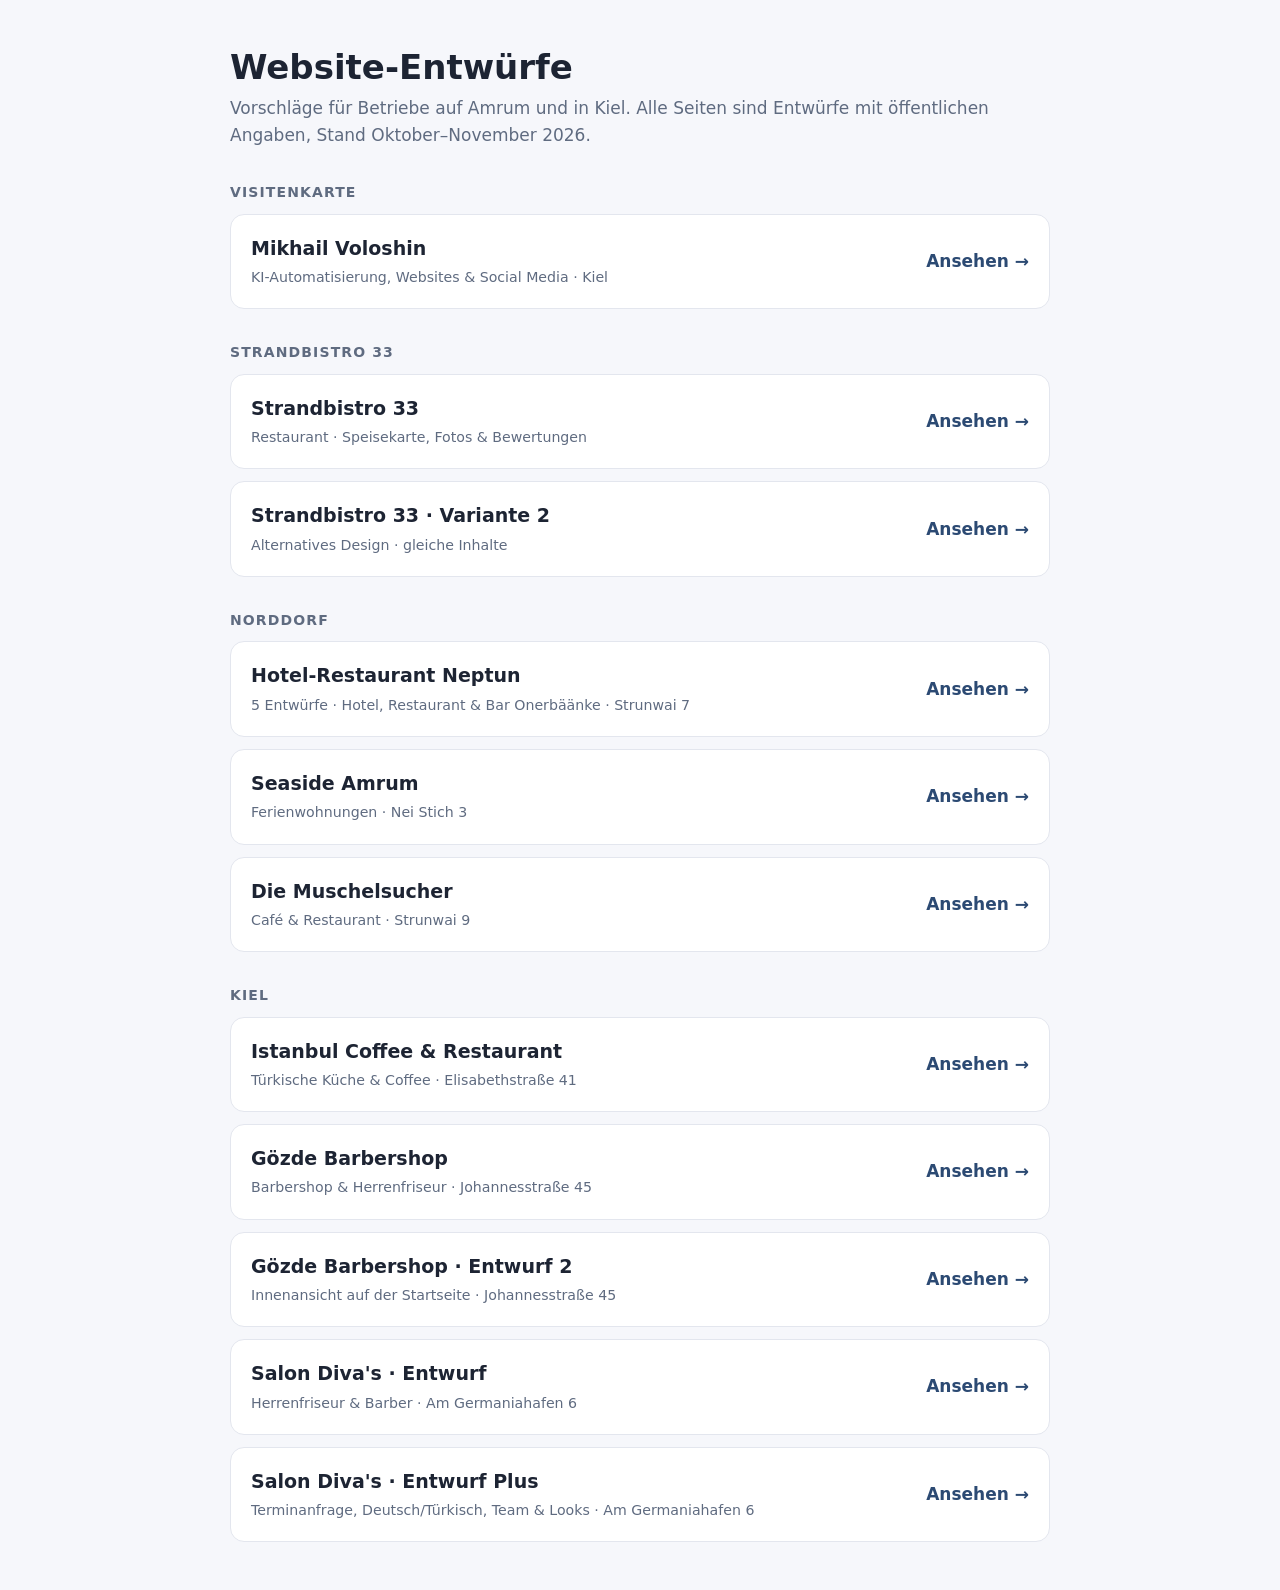
<file: index.html>
<!doctype html>
<html lang="de">
<head>
<meta charset="utf-8">
<meta name="viewport" content="width=device-width, initial-scale=1">
<meta name="robots" content="noindex, nofollow">
<title>Website-Entwürfe</title>
<style>
:root{--ink:#1d2433;--muted:#5f6b80;--line:#e3e6ee;--bg:#f6f7fb;--accent:#2c4a73}
*{box-sizing:border-box}
body{margin:0;font:17px/1.6 "Segoe UI",system-ui,-apple-system,Roboto,sans-serif;color:var(--ink);background:var(--bg)}
main{max-width:860px;margin:auto;padding:48px 20px}
h1{font-size:34px;line-height:1.15;margin:0 0 8px}
h2{font-size:14px;letter-spacing:.08em;text-transform:uppercase;color:var(--muted);margin:32px 0 10px}
p{color:var(--muted);margin:0 0 28px}
ul{list-style:none;padding:0;margin:0;display:grid;gap:12px}
a{display:flex;justify-content:space-between;align-items:center;gap:12px;background:#fff;border:1px solid var(--line);border-radius:14px;padding:18px 20px;text-decoration:none;color:inherit}
a:hover{border-color:var(--accent)}
b{display:block;font-size:19px}
small{color:var(--muted)}
span.go{color:var(--accent);font-weight:600;white-space:nowrap}
</style>
</head>
<body>
<main>
<h1>Website-Entwürfe</h1>
<p>Vorschläge für Betriebe auf Amrum und in Kiel. Alle Seiten sind Entwürfe mit öffentlichen Angaben, Stand Oktober–November 2026.</p>
<h2>Visitenkarte</h2>
<ul>
 <li><a href="mikhail/"><div><b>Mikhail Voloshin</b><small>KI-Automatisierung, Websites &amp; Social Media · Kiel</small></div><span class="go">Ansehen →</span></a></li>
</ul>
<h2>Strandbistro 33</h2>
<ul>
 <li><a href="strandbistro-33/"><div><b>Strandbistro 33</b><small>Restaurant · Speisekarte, Fotos &amp; Bewertungen</small></div><span class="go">Ansehen →</span></a></li>
 <li><a href="strandbistro-33/v2/"><div><b>Strandbistro 33 · Variante 2</b><small>Alternatives Design · gleiche Inhalte</small></div><span class="go">Ansehen →</span></a></li>
</ul>
<h2>Norddorf</h2>
<ul>
 <li><a href="neptun/"><div><b>Hotel-Restaurant Neptun</b><small>5 Entwürfe · Hotel, Restaurant &amp; Bar Onerbäänke · Strunwai 7</small></div><span class="go">Ansehen →</span></a></li>
 <li><a href="seaside-amrum/"><div><b>Seaside Amrum</b><small>Ferienwohnungen · Nei Stich 3</small></div><span class="go">Ansehen →</span></a></li>
 <li><a href="die-muschelsucher/"><div><b>Die Muschelsucher</b><small>Café &amp; Restaurant · Strunwai 9</small></div><span class="go">Ansehen →</span></a></li>
</ul>
<h2>Kiel</h2>
<ul>
 <li><a href="istanbul-coffee/"><div><b>Istanbul Coffee &amp; Restaurant</b><small>Türkische Küche &amp; Coffee · Elisabethstraße 41</small></div><span class="go">Ansehen →</span></a></li>
 <li><a href="goezde-barbershop/"><div><b>Gözde Barbershop</b><small>Barbershop &amp; Herrenfriseur · Johannesstraße 45</small></div><span class="go">Ansehen →</span></a></li>
 <li><a href="goezde-barbershop/v2/"><div><b>Gözde Barbershop · Entwurf 2</b><small>Innenansicht auf der Startseite · Johannesstraße 45</small></div><span class="go">Ansehen →</span></a></li>
 <li><a href="salon-divas/"><div><b>Salon Diva's · Entwurf</b><small>Herrenfriseur &amp; Barber · Am Germaniahafen 6</small></div><span class="go">Ansehen →</span></a></li>
 <li><a href="salon-divas/plus/"><div><b>Salon Diva's · Entwurf Plus</b><small>Terminanfrage, Deutsch/Türkisch, Team &amp; Looks · Am Germaniahafen 6</small></div><span class="go">Ansehen →</span></a></li>
</ul>
</main>
</body>
</html>
</file>
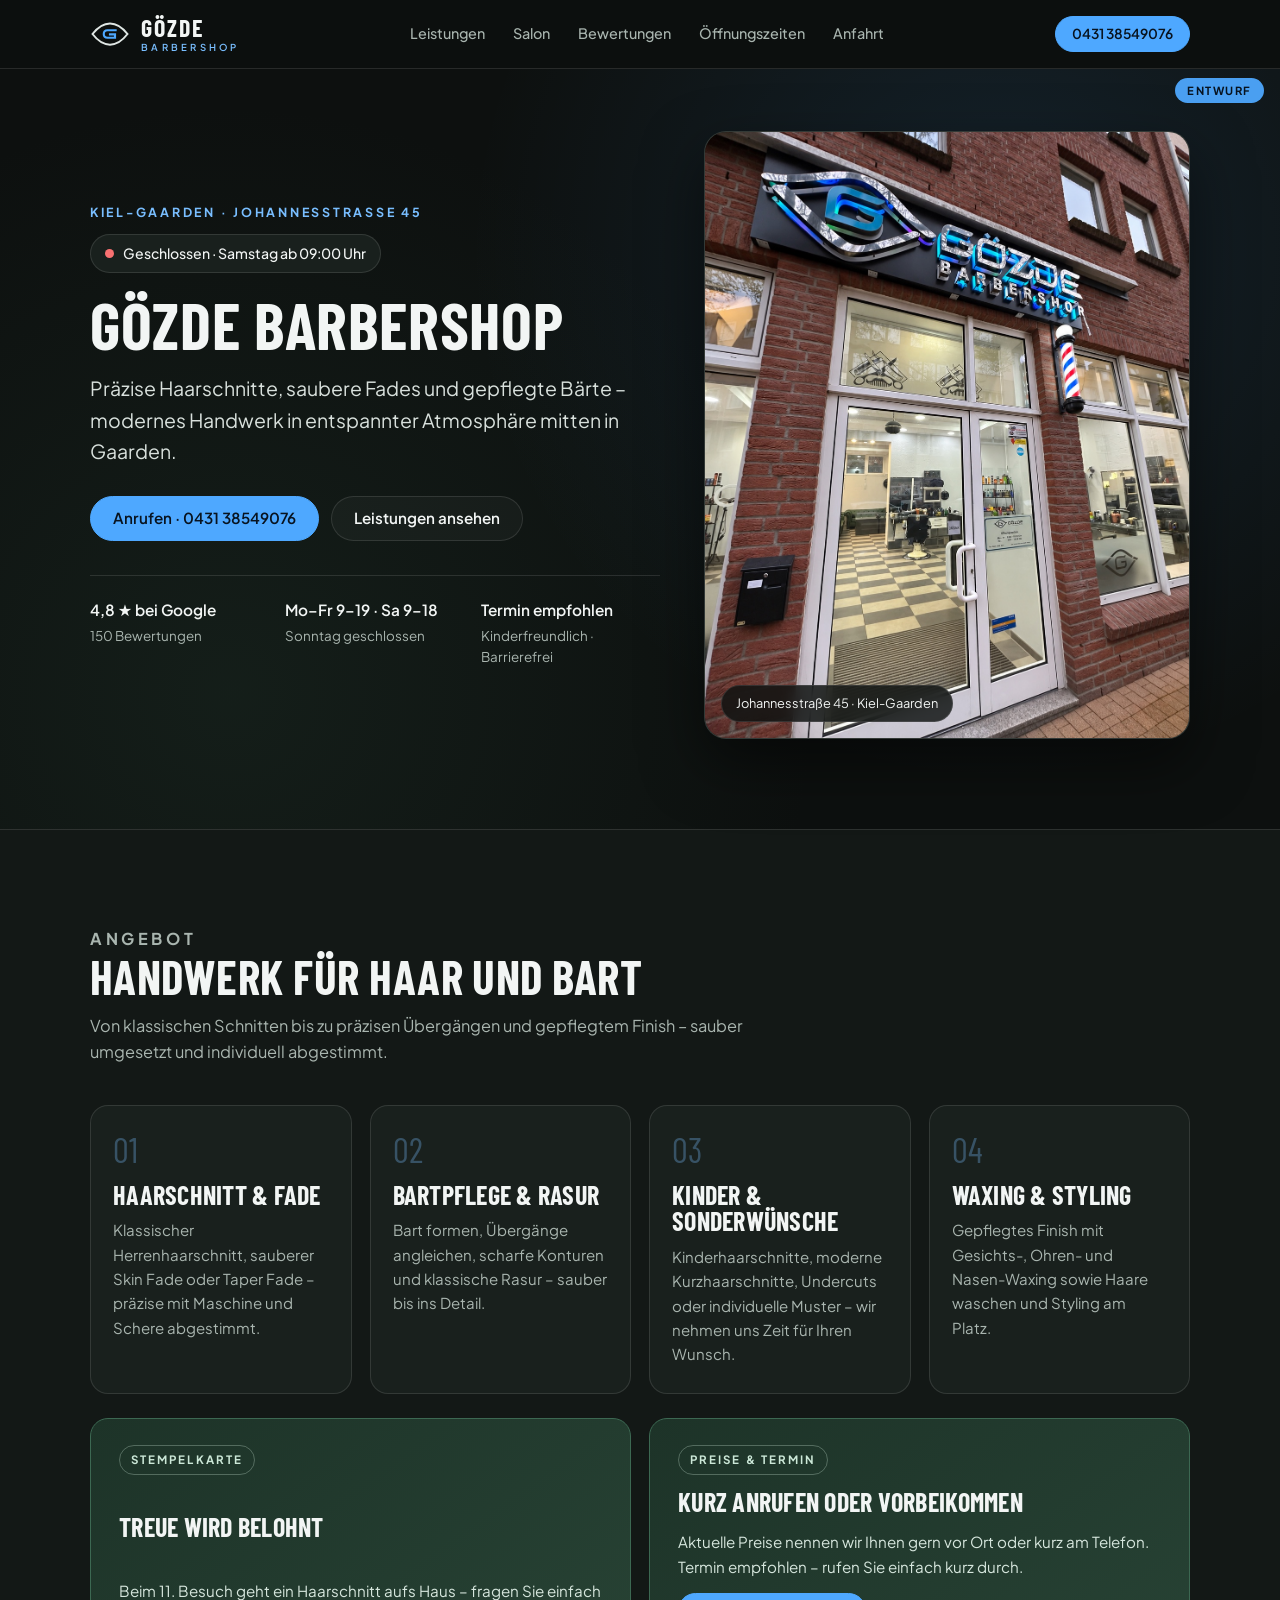
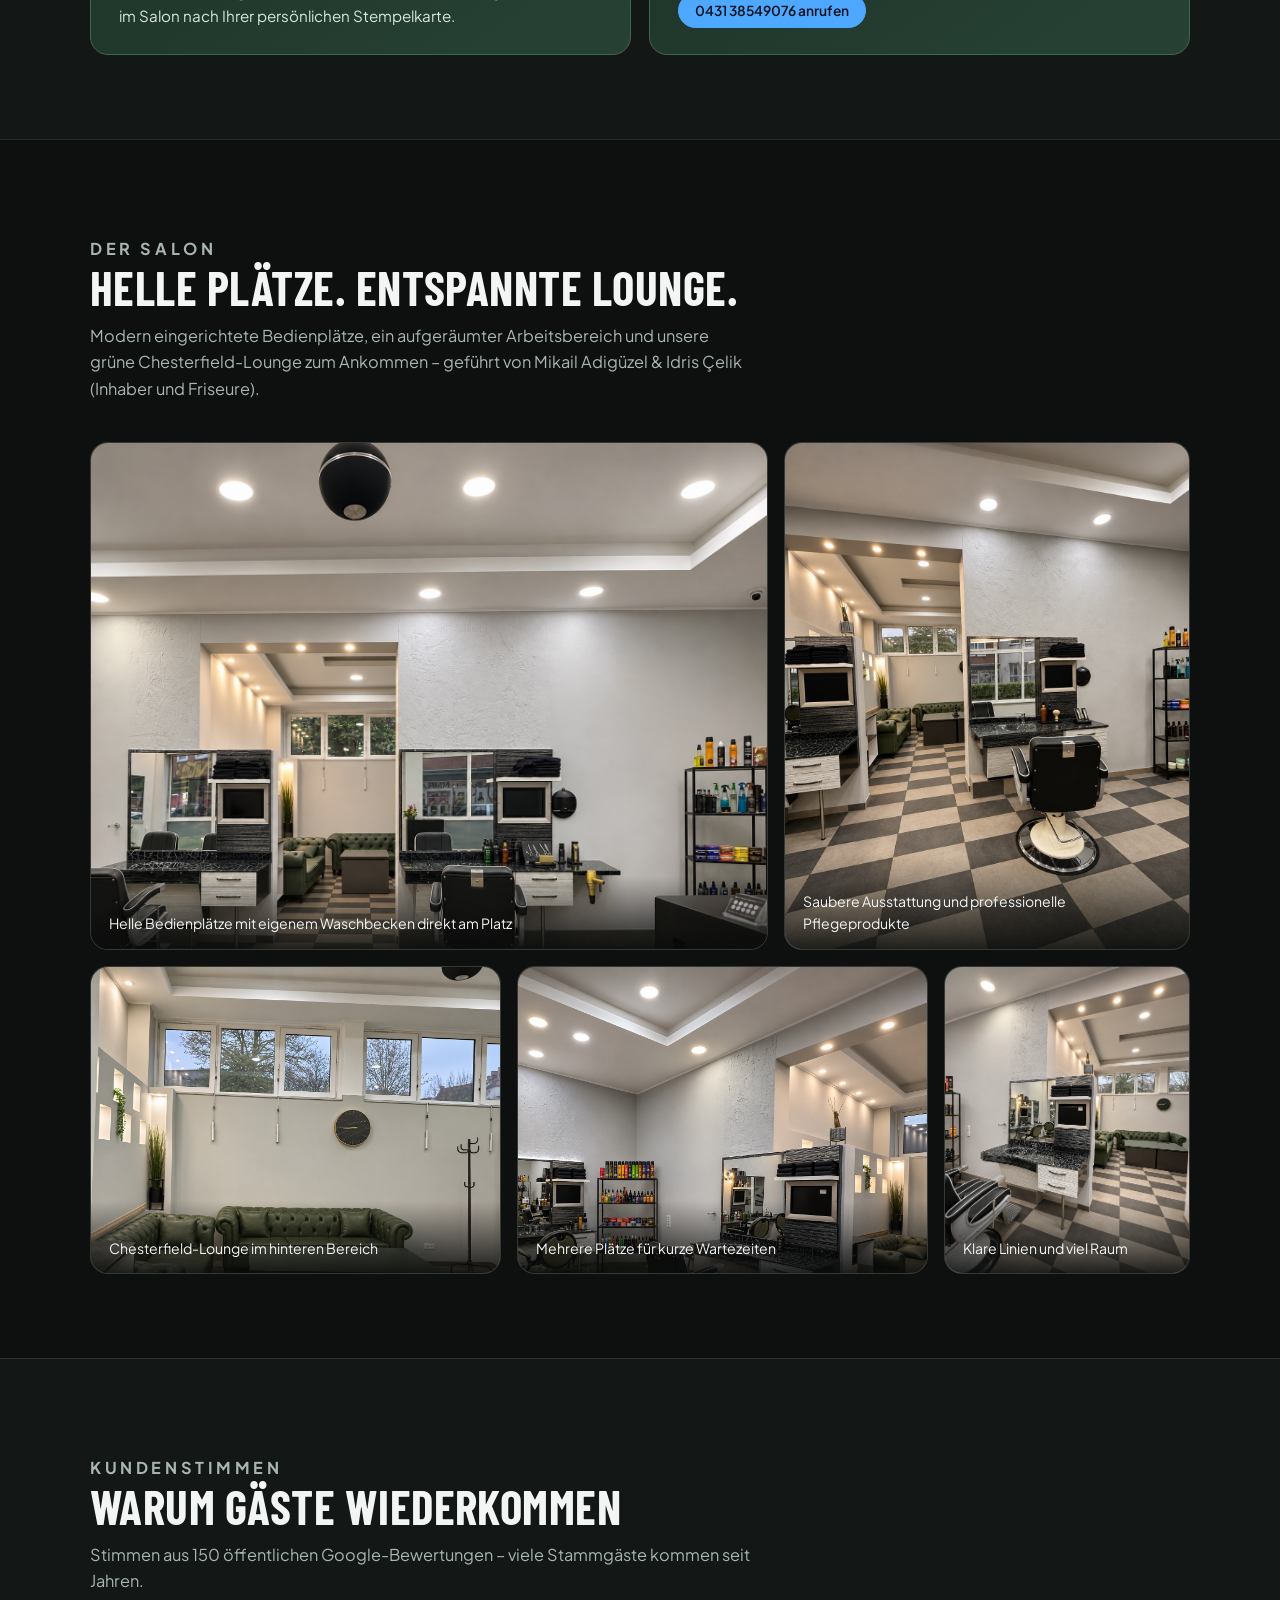
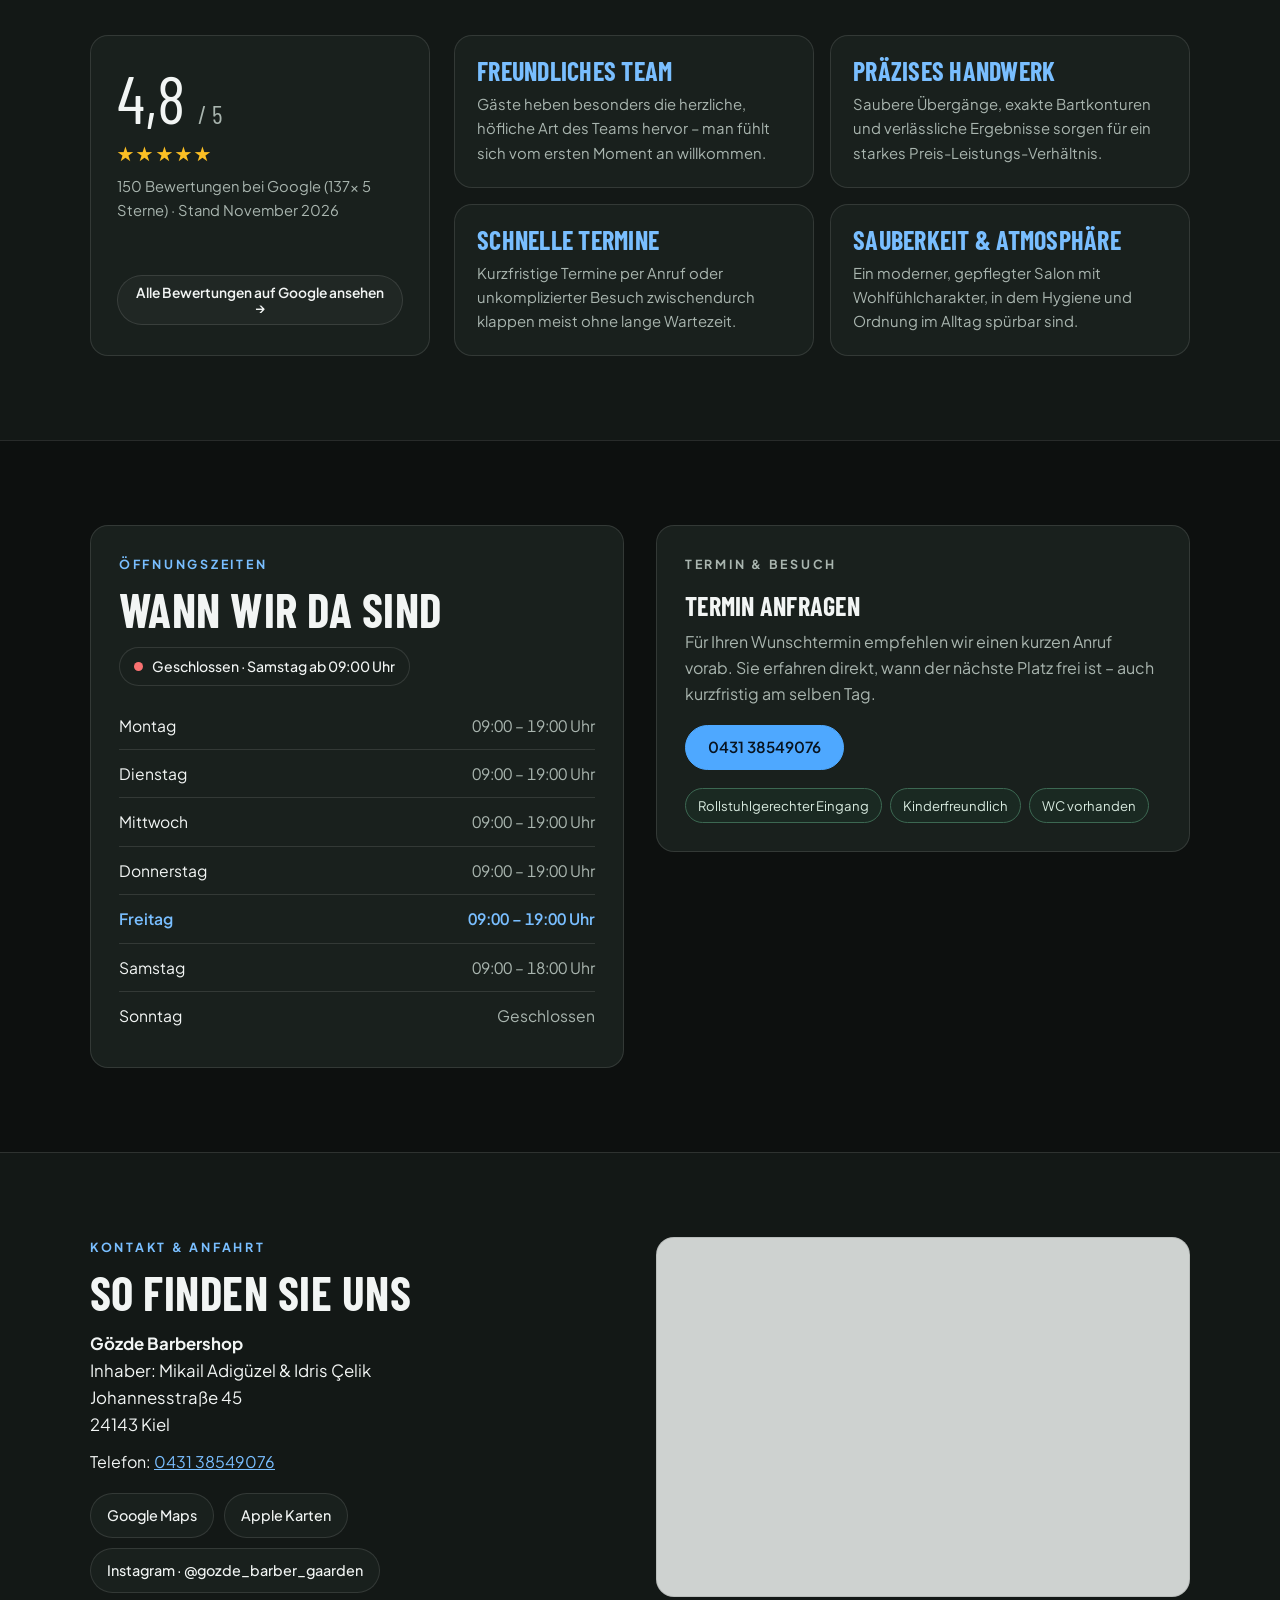
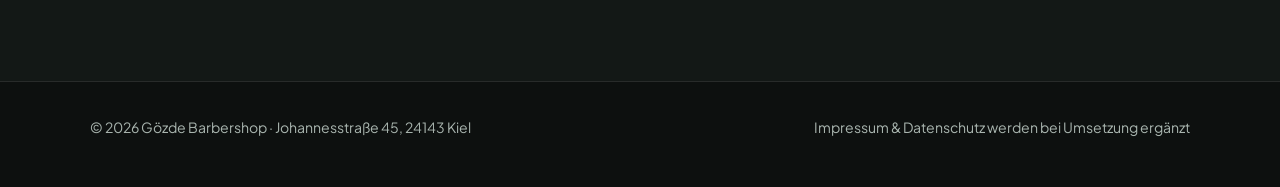
<file: goezde-barbershop/index.html>
<!doctype html>
<html lang="de">
<head>
<meta charset="utf-8">
<meta name="viewport" content="width=device-width, initial-scale=1, viewport-fit=cover">
<title>Gözde Barbershop · Kiel-Gaarden</title>
<meta name="description" content="Gözde Barbershop in Kiel-Gaarden, Johannesstraße 45: Haarschnitte, Skin Fades, Bartpflege, Kinderhaarschnitte und Waxing. Mo–Fr 9–19 Uhr, Sa 9–18 Uhr.">
<meta name="robots" content="noindex, nofollow">
<meta name="theme-color" content="#0d100f">
<link rel="preconnect" href="https://fonts.googleapis.com">
<link rel="preconnect" href="https://fonts.gstatic.com" crossorigin>
<link href="https://fonts.googleapis.com/css2?family=Barlow+Condensed:wght@600;700&family=Plus+Jakarta+Sans:wght@400;500;600;700&display=swap" rel="stylesheet">
<style>
:root{
  --bg:#0d100f;
  --bg-alt:#131816;
  --card:#19201d;
  --lounge:#1d3328;
  --lounge-2:#274234;
  --lounge-line:#3c6852;
  --line:rgba(232,238,235,.12);
  --text:#f2f5f4;
  --muted:#a9b5af;
  --blue:#4ea8ff;
  --blue-light:#79beff;
  --blue-ink:#08131f;
  --open:#4ade80;
  --closed:#f87171;
  --display:"Barlow Condensed","Arial Narrow",system-ui,sans-serif;
  --sans:"Plus Jakarta Sans",system-ui,-apple-system,"Segoe UI",sans-serif;
  --radius:18px;
}

*,*::before,*::after{box-sizing:border-box}
html{scroll-behavior:smooth}
body{
  margin:0;
  background:var(--bg);
  color:var(--text);
  font:400 1rem/1.62 var(--sans);
  -webkit-font-smoothing:antialiased;
}
img{display:block;max-width:100%;height:auto}
a{color:var(--blue-light)}
:focus-visible{outline:2px solid var(--blue-light);outline-offset:3px}

.wrap{max-inline-size:1140px;margin-inline:auto;padding-inline:20px}

.draft-badge{
  position:fixed;
  inset-block-start:78px;
  inset-inline-end:16px;
  z-index:15;
  background:rgba(78,168,255,.94);
  color:var(--blue-ink);
  font:700 .7rem/1 var(--sans);
  letter-spacing:.14em;
  text-transform:uppercase;
  padding:7px 12px;
  border-radius:999px;
  pointer-events:none;
}

/* Header & Responsive Navigation */
.site-header{
  position:sticky;
  inset-block-start:0;
  z-index:20;
  background:rgba(13,16,15,.9);
  backdrop-filter:blur(12px);
  border-block-end:1px solid var(--line);
}
.site-header.is-measuring *{transition:none !important}
.header-inner{
  max-inline-size:1140px;
  margin-inline:auto;
  padding-inline:20px;
  min-block-size:68px;
  display:flex;
  align-items:center;
  justify-content:space-between;
  gap:20px;
}
.header-inner > *{flex-shrink:0;white-space:nowrap}

.brand{
  display:inline-flex;
  align-items:center;
  gap:11px;
  text-decoration:none;
  color:var(--text);
}
.brand-mark{inline-size:40px;block-size:26px;flex:none}
.brand-word{display:flex;flex-direction:column;line-height:1}
.brand-word strong{
  font-family:var(--display);
  font-size:1.5rem;
  font-weight:700;
  letter-spacing:.08em;
  text-transform:uppercase;
}
.brand-word span{
  font-size:.6rem;
  font-weight:600;
  letter-spacing:.34em;
  text-transform:uppercase;
  color:var(--blue-light);
  margin-block-start:3px;
}

.site-nav{display:flex;align-items:center}
.menu-button{
  anchor-name:--menu-button;
  display:inline-flex;
  align-items:center;
  gap:8px;
  padding:9px 15px;
  border-radius:999px;
  border:1px solid var(--line);
  background:var(--card);
  color:var(--text);
  font:600 .88rem/1 var(--sans);
  cursor:pointer;
}
.menu-button:hover{border-color:var(--blue)}
.menu-icon{inline-size:18px;block-size:18px}

.site-menu{
  list-style:none;
  margin:0;
  padding:10px;
  position:fixed;
  inset:auto;
  inset-block-start:4.5rem;
  inset-block-start:anchor(--menu-button bottom);
  inset-inline-end:1rem;
  inline-size:min(82dvw,20rem);
  max-inline-size:calc(100dvw - 2rem);
  block-size:fit-content;
  max-block-size:calc(100dvh - 6rem);
  margin-block-start:.5rem;
  overflow:auto;
  background:var(--card);
  color:var(--text);
  border:1px solid var(--line);
  border-radius:16px;
  box-shadow:0 20px 50px rgba(0,0,0,.55);
  gap:4px;
}
.site-menu::backdrop{background:rgba(7,9,8,.55)}
.site-header:not(.is-wide) .site-menu:not(:is(:popover-open,.\:popover-open)){display:none}
.site-header:not(.is-wide) .site-menu:is(:popover-open,.\:popover-open){display:grid}
.site-menu a{
  display:block;
  padding:11px 14px;
  border-radius:10px;
  text-decoration:none;
  color:var(--muted);
  font-size:.95rem;
  font-weight:500;
}
.site-menu a:hover{color:var(--text);background:rgba(255,255,255,.05)}

.header-cta{display:none}
.site-header:not(.is-wide) .header-cta{display:none}

.site-header.is-wide .menu-button{display:none}
.site-header.is-wide .site-menu{
  position:static;
  display:flex;
  align-items:center;
  gap:4px;
  inline-size:auto;
  max-inline-size:none;
  block-size:auto;
  max-block-size:none;
  overflow:visible;
  margin:0;
  padding:0;
  border:0;
  background:transparent;
  box-shadow:none;
  opacity:1;
  transform:none;
}
.site-header.is-wide .site-menu::backdrop{display:none}
.site-header.is-wide .site-menu a{padding:8px 12px;font-size:.9rem}
.site-header.is-wide .header-cta{display:inline-flex}

/* Buttons & Badges */
.btn{
  display:inline-flex;
  align-items:center;
  justify-content:center;
  gap:8px;
  padding:13px 22px;
  border-radius:999px;
  font:600 .95rem/1.1 var(--sans);
  text-decoration:none;
  border:1px solid transparent;
  cursor:pointer;
  text-align:center;
}
.btn.primary{background:var(--blue);color:var(--blue-ink);border-color:var(--blue)}
.btn.primary:hover{background:var(--blue-light);border-color:var(--blue-light)}
.btn.ghost{background:rgba(255,255,255,.03);color:var(--text);border-color:var(--line)}
.btn.ghost:hover{border-color:var(--blue-light)}
.btn.sm{padding:9px 16px;font-size:.86rem}

.status-pill{
  display:inline-flex;
  align-items:center;
  gap:9px;
  padding:7px 14px;
  border-radius:999px;
  background:var(--card);
  border:1px solid var(--line);
  font-size:.88rem;
  font-weight:500;
  color:var(--text);
}
.status-pill i{
  inline-size:9px;
  block-size:9px;
  border-radius:50%;
  background:#6b7280;
  flex:none;
}
.status-pill.open i{background:var(--open);box-shadow:0 0 10px rgba(74,222,128,.65)}
.status-pill.closed i{background:var(--closed)}

/* Typography */
h1,h2,h3{
  font-family:var(--display);
  font-weight:700;
  line-height:1.02;
  letter-spacing:.01em;
  margin:0;
}
h1{font-size:clamp(2.4rem,1.5rem + 3.2vw,4.8rem);text-transform:uppercase}
h2{font-size:clamp(1.85rem,1.35rem + 2vw,3.25rem);text-transform:uppercase}
h3{font-size:clamp(1.3rem,1.15rem + .6vw,1.65rem)}
.eyebrow{
  color:var(--blue-light);
  font-size:.78rem;
  font-weight:700;
  letter-spacing:.22em;
  text-transform:uppercase;
  margin:0 0 10px;
}

/* Sections */
section{padding-block:84px;border-block-start:1px solid var(--line)}
section.alt{background:var(--bg-alt)}
.sec-head{max-inline-size:660px;margin-block-end:40px}
.sec-head p{color:var(--muted);margin:12px 0 0;font-size:1.02rem}

/* Hero */
.hero{
  border-block-start:0;
  padding-block:44px 72px;
  min-block-size:calc(92dvh - 68px);
  display:flex;
  align-items:center;
  background:radial-gradient(circle at 78% 24%,rgba(78,168,255,.12),transparent 46%),
             radial-gradient(circle at 18% 82%,rgba(39,66,52,.28),transparent 48%),
             var(--bg);
}
.hero-grid{
  display:grid;
  grid-template-columns:1.08fr .92fr;
  gap:44px;
  align-items:center;
}
.hero-meta{display:flex;flex-wrap:wrap;align-items:center;gap:12px;margin-block-end:18px}
.hero-meta .eyebrow{margin:0}
.hero h1{margin-block-end:16px}
.hero-lead{
  font-size:clamp(1.02rem,.96rem + .35vw,1.22rem);
  color:#d8e0dc;
  max-inline-size:540px;
  margin:0 0 28px;
}
.hero-ctas{display:flex;flex-wrap:wrap;gap:12px}
.hero-facts{
  margin-block-start:34px;
  padding-block-start:22px;
  border-block-start:1px solid var(--line);
  display:grid;
  grid-template-columns:repeat(3,minmax(0,1fr));
  gap:16px;
}
.fact-item b{display:block;font-size:.96rem;color:var(--text);font-weight:600}
.fact-item span{display:block;font-size:.84rem;color:var(--muted);margin-block-start:2px}

.hero-media{
  position:relative;
  margin:0;
  border-radius:22px;
  overflow:hidden;
  aspect-ratio:4 / 5;
  background:var(--card);
  border:1px solid var(--line);
  box-shadow:0 24px 60px rgba(0,0,0,.5);
}
.hero-media img{inline-size:100%;block-size:100%;object-fit:cover}
.hero-media figcaption{
  position:absolute;
  inset-inline-start:16px;
  inset-block-end:16px;
  background:rgba(13,16,15,.82);
  backdrop-filter:blur(8px);
  border:1px solid var(--line);
  border-radius:999px;
  padding:7px 14px;
  font-size:.8rem;
  color:var(--text);
}

/* Leistungen & Stempelkarte */
.services-grid{
  display:grid;
  grid-template-columns:repeat(4,minmax(0,1fr));
  gap:18px;
}
.service-card{
  background:var(--card);
  border:1px solid var(--line);
  border-radius:var(--radius);
  padding:26px 22px;
  position:relative;
}
.service-num{
  font-family:var(--display);
  font-size:2.2rem;
  line-height:1;
  color:rgba(121,190,255,.32);
  margin-block-end:14px;
}
.service-card h3{margin-block-end:10px;text-transform:uppercase}
.service-card p{margin:0;color:var(--muted);font-size:.94rem}

.lounge-strip{
  margin-block-start:24px;
  display:grid;
  grid-template-columns:1fr 1fr;
  gap:18px;
}
.lounge-card{
  background:linear-gradient(145deg,var(--lounge),var(--lounge-2));
  border:1px solid var(--lounge-line);
  border-radius:var(--radius);
  padding:26px 28px;
  display:flex;
  flex-direction:column;
  justify-content:space-between;
  gap:14px;
}
.lounge-card .tag{
  display:inline-block;
  align-self:flex-start;
  font-size:.72rem;
  font-weight:700;
  letter-spacing:.18em;
  text-transform:uppercase;
  color:#cce8d8;
  border:1px solid rgba(204,232,216,.3);
  border-radius:999px;
  padding:5px 11px;
}
.lounge-card h3{text-transform:uppercase}
.lounge-card p{margin:0;color:#d6e6dd;font-size:.95rem}

/* Salon Gallery */
.bento{display:grid;gap:16px}
.bento-top{display:grid;grid-template-columns:5fr 3fr;gap:16px}
.bento-bottom{display:grid;grid-template-columns:5fr 5fr 3fr;gap:16px}
.bento figure{
  margin:0;
  position:relative;
  border-radius:var(--radius);
  overflow:hidden;
  background:var(--card);
  border:1px solid var(--line);
}
.bento img{inline-size:100%;block-size:100%;object-fit:cover}
.bento figcaption{
  position:absolute;
  inset-inline:0;
  inset-block-end:0;
  padding:36px 18px 14px;
  background:linear-gradient(transparent,rgba(9,11,10,.88));
  font-size:.88rem;
  color:var(--text);
}
.ratio-4-3{aspect-ratio:4 / 3}
.ratio-4-5{aspect-ratio:4 / 5}

/* Reviews */
.reviews-layout{
  display:grid;
  grid-template-columns:340px 1fr;
  gap:24px;
  align-items:stretch;
}
.score-box{
  background:var(--card);
  border:1px solid var(--line);
  border-radius:var(--radius);
  padding:30px 26px;
  display:flex;
  flex-direction:column;
  justify-content:space-between;
  gap:20px;
}
.score-big{
  font-family:var(--display);
  font-size:4.2rem;
  line-height:.95;
  color:var(--text);
}
.score-big span{font-size:1.6rem;color:var(--muted)}
.stars{color:#fbbf24;font-size:1.2rem;letter-spacing:.12em;margin-block:8px 6px}
.score-sub{color:var(--muted);font-size:.92rem;margin:0}
.themes-grid{
  display:grid;
  grid-template-columns:1fr 1fr;
  gap:16px;
}
.theme-card{
  background:var(--card);
  border:1px solid var(--line);
  border-radius:var(--radius);
  padding:22px;
}
.theme-card h3{margin-block-end:8px;text-transform:uppercase;color:var(--blue-light)}
.theme-card p{margin:0;color:var(--muted);font-size:.93rem}

/* Hours & Contact */
.split{
  display:grid;
  grid-template-columns:1fr 1fr;
  gap:32px;
  align-items:start;
}
.hours-card,.info-box{
  background:var(--card);
  border:1px solid var(--line);
  border-radius:var(--radius);
  padding:28px;
}
table.hours{inline-size:100%;border-collapse:collapse;margin-block-start:16px}
table.hours td{padding:11px 0;border-block-end:1px solid var(--line);font-size:.98rem}
table.hours tr:last-child td{border-block-end:0}
table.hours td:last-child{text-align:end;color:var(--muted);font-variant-numeric:tabular-nums}
table.hours tr.today td{color:var(--blue-light);font-weight:600}
table.hours tr.closed-day td:last-child{color:var(--muted)}

.info-box h3{margin-block-end:10px;text-transform:uppercase}
.info-box p{color:var(--muted);margin:0 0 18px}
.feature-pills{display:flex;flex-wrap:wrap;gap:8px;margin-block-start:18px}
.pill{
  border:1px solid var(--lounge-line);
  background:rgba(29,51,40,.5);
  color:#d9ebe0;
  border-radius:999px;
  padding:6px 12px;
  font-size:.82rem;
}

.chips{display:flex;flex-wrap:wrap;gap:10px;margin-block-start:18px}
.chip{
  display:inline-flex;
  align-items:center;
  gap:8px;
  border:1px solid var(--line);
  background:var(--card);
  border-radius:999px;
  padding:10px 16px;
  color:var(--text);
  text-decoration:none;
  font-size:.9rem;
  font-weight:500;
}
.chip:hover{border-color:var(--blue-light)}
.map-frame{
  inline-size:100%;
  block-size:100%;
  min-block-size:360px;
  background:var(--card);
  border:1px solid var(--line);
  border-radius:var(--radius);
  filter:invert(.92) hue-rotate(180deg) saturate(.7);
}

footer{
  border-block-start:1px solid var(--line);
  padding-block:34px 48px;
  color:var(--muted);
  font-size:.88rem;
}
footer .wrap{display:flex;flex-wrap:wrap;justify-content:space-between;gap:14px}

.mobile-dock{display:none}

@media (prefers-reduced-motion:no-preference){
  .btn,.chip,.menu-button,.site-menu a{transition:background-color .18s ease,border-color .18s ease,color .18s ease}
  .bento img{transition:transform .45s ease}
  .bento figure:hover img{transform:scale(1.03)}
  .site-header:not(.is-wide):not(.is-measuring) .site-menu{
    opacity:0;
    transform:translateY(-6px);
    transition:
      opacity .18s ease-out,
      transform .18s ease-out,
      display .18s ease-out,
      overlay .18s ease-out;
    transition-behavior:allow-discrete;
  }
  .site-header:not(.is-wide):not(.is-measuring) .site-menu:is(:popover-open,.\:popover-open){
    opacity:1;
    transform:translateY(0);
    @starting-style{
      opacity:0;
      transform:translateY(-6px);
    }
  }
}

@media (max-width:960px){
  .services-grid{grid-template-columns:repeat(2,minmax(0,1fr))}
  .reviews-layout{grid-template-columns:1fr}
}

@media (max-width:860px){
  section{padding-block:62px}
  .hero{min-block-size:auto;padding-block:28px 56px}
  .hero-grid,.lounge-strip,.split,.themes-grid,.bento-top,.bento-bottom{grid-template-columns:1fr}
  .hero-media{order:-1;aspect-ratio:4 / 4.3;max-inline-size:480px}
  .hero-facts{grid-template-columns:1fr;gap:12px}
  .services-grid{grid-template-columns:1fr}
  .ratio-4-5{aspect-ratio:4 / 3}
  .draft-badge{inset-block-start:74px;inset-inline-end:12px}
  body{padding-block-end:84px}
  .mobile-dock{
    display:grid;
    grid-template-columns:repeat(3,minmax(0,1fr));
    gap:8px;
    position:fixed;
    inset-inline:0;
    inset-block-end:0;
    z-index:25;
    padding:10px 14px calc(10px + env(safe-area-inset-bottom));
    background:rgba(13,16,15,.95);
    backdrop-filter:blur(10px);
    border-block-start:1px solid var(--line);
  }
  .mobile-dock .btn{padding:12px 8px;font-size:.86rem}
}

@media (forced-colors:active){
  .btn,.chip,.menu-button,.status-pill,.service-card,.lounge-card,.score-box,.theme-card,.hours-card,.info-box,.site-menu{
    border:1px solid CanvasText;
  }
  .status-pill i{background:CanvasText}
}
</style>
</head>
<body>
<div class="draft-badge">Entwurf</div>

<header class="site-header" id="site-header">
  <div class="header-inner" id="header-inner">
    <a class="brand" href="#top" aria-label="Gözde Barbershop – Startseite">
      <svg class="brand-mark" viewBox="0 0 64 40" fill="none" aria-hidden="true">
        <path d="M4 20C14 7 24 3 32 3C40 3 50 7 60 20C50 33 40 37 32 37C24 37 14 33 4 20Z" stroke="#dfe6e3" stroke-width="3.2"/>
        <path d="M41 14H28C24.5 14 22 16.5 22 20C22 23.5 24.5 26 28 26H40V20.5H32" stroke="#4ea8ff" stroke-width="3.4" stroke-linecap="square"/>
      </svg>
      <span class="brand-word">
        <strong>Gözde</strong>
        <span>Barbershop</span>
      </span>
    </a>

    <nav class="site-nav" aria-label="Hauptnavigation">
      <button
        class="menu-button"
        id="menu-button"
        type="button"
        popovertarget="site-menu"
        popovertargetaction="toggle"
        aria-controls="site-menu"
      >
        <svg class="menu-icon" viewBox="0 0 24 24" fill="none" stroke="currentColor" stroke-width="2" stroke-linecap="round" aria-hidden="true">
          <line x1="4" y1="7" x2="20" y2="7"/>
          <line x1="4" y1="12" x2="20" y2="12"/>
          <line x1="4" y1="17" x2="20" y2="17"/>
        </svg>
        <span>Menü</span>
      </button>

      <ul id="site-menu" class="site-menu" popover="auto">
        <li><a href="#leistungen">Leistungen</a></li>
        <li><a href="#salon">Salon</a></li>
        <li><a href="#bewertungen">Bewertungen</a></li>
        <li><a href="#zeiten">Öffnungszeiten</a></li>
        <li><a href="#anfahrt">Anfahrt</a></li>
      </ul>
    </nav>

    <a class="btn primary sm header-cta" href="tel:+4943138549076">0431 38549076</a>
  </div>
</header>

<main id="top">

<section class="hero">
  <div class="wrap hero-grid">
    <div>
      <div class="hero-meta">
        <p class="eyebrow">Kiel-Gaarden · Johannesstraße 45</p>
        <span class="status-pill" data-status><i aria-hidden="true"></i><span data-status-text>Mo–Fr 9–19 Uhr</span></span>
      </div>
      <h1>Gözde Barbershop</h1>
      <p class="hero-lead">Präzise Haarschnitte, saubere Fades und gepflegte Bärte – modernes Handwerk in entspannter Atmosphäre mitten in Gaarden.</p>
      <div class="hero-ctas">
        <a class="btn primary" href="tel:+4943138549076">Anrufen · 0431 38549076</a>
        <a class="btn ghost" href="#leistungen">Leistungen ansehen</a>
      </div>
      <div class="hero-facts">
        <div class="fact-item">
          <b>4,8 ★ bei Google</b>
          <span>150 Bewertungen</span>
        </div>
        <div class="fact-item">
          <b>Mo–Fr 9–19 · Sa 9–18</b>
          <span>Sonntag geschlossen</span>
        </div>
        <div class="fact-item">
          <b>Termin empfohlen</b>
          <span>Kinderfreundlich · Barrierefrei</span>
        </div>
      </div>
    </div>

    <figure class="hero-media">
      <img src="assets/aussen.jpg" alt="Eingang des Gözde Barbershop in der Johannesstraße 45 in Kiel-Gaarden mit Leuchtschild und Barber-Pole" width="1121" height="1403" fetchpriority="high">
      <figcaption>Johannesstraße 45 · Kiel-Gaarden</figcaption>
    </figure>
  </div>
</section>

<section id="leistungen" class="alt">
  <div class="wrap">
    <div class="sec-head">
      <p class="eyebrow">Angebot</p>
      <h2>Handwerk für Haar und Bart</h2>
      <p>Von klassischen Schnitten bis zu präzisen Übergängen und gepflegtem Finish – sauber umgesetzt und individuell abgestimmt.</p>
    </div>

    <div class="services-grid">
      <article class="service-card">
        <div class="service-num" aria-hidden="true">01</div>
        <h3>Haarschnitt &amp; Fade</h3>
        <p>Klassischer Herrenhaarschnitt, sauberer Skin Fade oder Taper Fade – präzise mit Maschine und Schere abgestimmt.</p>
      </article>
      <article class="service-card">
        <div class="service-num" aria-hidden="true">02</div>
        <h3>Bartpflege &amp; Rasur</h3>
        <p>Bart formen, Übergänge angleichen, scharfe Konturen und klassische Rasur – sauber bis ins Detail.</p>
      </article>
      <article class="service-card">
        <div class="service-num" aria-hidden="true">03</div>
        <h3>Kinder &amp; Sonderwünsche</h3>
        <p>Kinderhaarschnitte, moderne Kurzhaarschnitte, Undercuts oder individuelle Muster – wir nehmen uns Zeit für Ihren Wunsch.</p>
      </article>
      <article class="service-card">
        <div class="service-num" aria-hidden="true">04</div>
        <h3>Waxing &amp; Styling</h3>
        <p>Gepflegtes Finish mit Gesichts-, Ohren- und Nasen-Waxing sowie Haare waschen und Styling am Platz.</p>
      </article>
    </div>

    <div class="lounge-strip">
      <div class="lounge-card">
        <span class="tag">Stempelkarte</span>
        <h3>Treue wird belohnt</h3>
        <p>Beim 11. Besuch geht ein Haarschnitt aufs Haus – fragen Sie einfach im Salon nach Ihrer persönlichen Stempelkarte.</p>
      </div>
      <div class="lounge-card">
        <span class="tag">Preise &amp; Termin</span>
        <h3>Kurz anrufen oder vorbeikommen</h3>
        <p>Aktuelle Preise nennen wir Ihnen gern vor Ort oder kurz am Telefon. Termin empfohlen – rufen Sie einfach kurz durch.</p>
        <div><a class="btn primary sm" href="tel:+4943138549076">0431 38549076 anrufen</a></div>
      </div>
    </div>
  </div>
</section>

<section id="salon">
  <div class="wrap">
    <div class="sec-head">
      <p class="eyebrow">Der Salon</p>
      <h2>Helle Plätze. Entspannte Lounge.</h2>
      <p>Modern eingerichtete Bedienplätze, ein aufgeräumter Arbeitsbereich und unsere grüne Chesterfield-Lounge zum Ankommen – geführt von Mikail Adigüzel &amp; Idris Çelik (Inhaber und Friseure).</p>
    </div>

    <div class="bento">
      <div class="bento-top">
        <figure class="ratio-4-3">
          <img src="assets/salon-uebersicht.jpg" alt="Innenansicht des Gözde Barbershop mit beleuchteten Spiegeln, Waschbecken und Schachbrettboden" width="1448" height="1086" loading="lazy">
          <figcaption>Helle Bedienplätze mit eigenem Waschbecken direkt am Platz</figcaption>
        </figure>
        <figure class="ratio-4-5">
          <img src="assets/platz-rechts.jpg" alt="Moderner Barbershop-Platz mit schwarzem Stuhl, Spiegel, Pflegeprodukten und Blick in die Lounge" width="1122" height="1402" loading="lazy">
          <figcaption>Saubere Ausstattung und professionelle Pflegeprodukte</figcaption>
        </figure>
      </div>
      <div class="bento-bottom">
        <figure class="ratio-4-3">
          <img src="assets/lounge.jpg" alt="Wartebereich mit zwei dunkelgrünen Chesterfield-Sofas und Glastisch" width="1448" height="1086" loading="lazy">
          <figcaption>Chesterfield-Lounge im hinteren Bereich</figcaption>
        </figure>
        <figure class="ratio-4-3">
          <img src="assets/salon-stuehle.jpg" alt="Mehrere Friseurstühle in Olivgrün und Schwarz vor großen Spiegeln" width="1448" height="1086" loading="lazy">
          <figcaption>Mehrere Plätze für kurze Wartezeiten</figcaption>
        </figure>
        <figure class="ratio-4-5">
          <img src="assets/platz-detail.jpg" alt="Detailansicht des dunklen Marmor-Waschtischs mit Schubladen und Übergang zur Lounge" width="1122" height="1402" loading="lazy">
          <figcaption>Klare Linien und viel Raum</figcaption>
        </figure>
      </div>
    </div>
  </div>
</section>

<section id="bewertungen" class="alt">
  <div class="wrap">
    <div class="sec-head">
      <p class="eyebrow">Kundenstimmen</p>
      <h2>Warum Gäste wiederkommen</h2>
      <p>Stimmen aus 150 öffentlichen Google-Bewertungen – viele Stammgäste kommen seit Jahren.</p>
    </div>

    <div class="reviews-layout">
      <div class="score-box">
        <div>
          <div class="score-big">4,8 <span>/ 5</span></div>
          <div class="stars" aria-label="4,8 von 5 Sternen">★★★★★</div>
          <p class="score-sub">150 Bewertungen bei Google (137× 5 Sterne) · Stand November 2026</p>
        </div>
        <a class="btn ghost sm" href="https://maps.app.goo.gl/9KV99X2SK7Gefa6M8" target="_blank" rel="noopener">Alle Bewertungen auf Google ansehen →</a>
      </div>

      <div class="themes-grid">
        <article class="theme-card">
          <h3>Freundliches Team</h3>
          <p>Gäste heben besonders die herzliche, höfliche Art des Teams hervor – man fühlt sich vom ersten Moment an willkommen.</p>
        </article>
        <article class="theme-card">
          <h3>Präzises Handwerk</h3>
          <p>Saubere Übergänge, exakte Bartkonturen und verlässliche Ergebnisse sorgen für ein starkes Preis-Leistungs-Verhältnis.</p>
        </article>
        <article class="theme-card">
          <h3>Schnelle Termine</h3>
          <p>Kurzfristige Termine per Anruf oder unkomplizierter Besuch zwischendurch klappen meist ohne lange Wartezeit.</p>
        </article>
        <article class="theme-card">
          <h3>Sauberkeit &amp; Atmosphäre</h3>
          <p>Ein moderner, gepflegter Salon mit Wohlfühlcharakter, in dem Hygiene und Ordnung im Alltag spürbar sind.</p>
        </article>
      </div>
    </div>
  </div>
</section>

<section id="zeiten">
  <div class="wrap split">
    <div class="hours-card">
      <p class="eyebrow">Öffnungszeiten</p>
      <h2>Wann wir da sind</h2>
      <div style="margin-block-start:14px">
        <span class="status-pill" data-status><i aria-hidden="true"></i><span data-status-text>Mo–Fr 9–19 Uhr</span></span>
      </div>
      <table class="hours" aria-label="Öffnungszeiten">
        <tbody>
          <tr data-d="1"><td>Montag</td><td>09:00 – 19:00 Uhr</td></tr>
          <tr data-d="2"><td>Dienstag</td><td>09:00 – 19:00 Uhr</td></tr>
          <tr data-d="3"><td>Mittwoch</td><td>09:00 – 19:00 Uhr</td></tr>
          <tr data-d="4"><td>Donnerstag</td><td>09:00 – 19:00 Uhr</td></tr>
          <tr data-d="5"><td>Freitag</td><td>09:00 – 19:00 Uhr</td></tr>
          <tr data-d="6"><td>Samstag</td><td>09:00 – 18:00 Uhr</td></tr>
          <tr data-d="0" class="closed-day"><td>Sonntag</td><td>Geschlossen</td></tr>
        </tbody>
      </table>
    </div>

    <div class="info-box">
      <p class="eyebrow">Termin &amp; Besuch</p>
      <h3>Termin anfragen</h3>
      <p>Für Ihren Wunschtermin empfehlen wir einen kurzen Anruf vorab. Sie erfahren direkt, wann der nächste Platz frei ist – auch kurzfristig am selben Tag.</p>
      <a class="btn primary" href="tel:+4943138549076">0431 38549076</a>
      <div class="feature-pills">
        <span class="pill">Rollstuhlgerechter Eingang</span>
        <span class="pill">Kinderfreundlich</span>
        <span class="pill">WC vorhanden</span>
      </div>
    </div>
  </div>
</section>

<section id="anfahrt" class="alt">
  <div class="wrap split">
    <div>
      <p class="eyebrow">Kontakt &amp; Anfahrt</p>
      <h2>So finden Sie uns</h2>
      <p style="margin:14px 0 8px;font-size:1.05rem">
        <strong>Gözde Barbershop</strong><br>
        Inhaber: Mikail Adigüzel &amp; Idris Çelik<br>
        Johannesstraße 45<br>
        24143 Kiel
      </p>
      <p style="margin:10px 0 0">
        Telefon: <a href="tel:+4943138549076">0431 38549076</a>
      </p>
      <div class="chips">
        <a class="chip" href="https://maps.app.goo.gl/9KV99X2SK7Gefa6M8" target="_blank" rel="noopener">Google Maps</a>
        <a class="chip" href="https://maps.apple.com/?q=G%C3%B6zde+Barbershop&amp;address=Johannesstra%C3%9Fe+45,+24143+Kiel" target="_blank" rel="noopener">Apple Karten</a>
        <a class="chip" href="https://www.instagram.com/gozde_barber_gaarden/" target="_blank" rel="noopener">Instagram · @gozde_barber_gaarden</a>
      </div>
    </div>

    <iframe
      class="map-frame"
      title="Karte: Gözde Barbershop, Johannesstraße 45, 24143 Kiel"
      loading="lazy"
      src="https://maps.google.com/maps?q=G%C3%B6zde%20Barbershop%2C%20Johannesstra%C3%9Fe%2045%2C%2024143%20Kiel&amp;z=16&amp;output=embed"
    ></iframe>
  </div>
</section>

</main>

<footer>
  <div class="wrap">
    <span>© 2026 Gözde Barbershop · Johannesstraße 45, 24143 Kiel</span>
    <span>Impressum &amp; Datenschutz werden bei Umsetzung ergänzt</span>
  </div>
</footer>

<div class="mobile-dock" aria-label="Schnellzugriff">
  <a class="btn primary" href="tel:+4943138549076">Anrufen</a>
  <a class="btn ghost" href="https://maps.app.goo.gl/9KV99X2SK7Gefa6M8" target="_blank" rel="noopener">Route</a>
  <a class="btn ghost" href="#zeiten">Zeiten</a>
</div>

<script type="module">
if (!Object.hasOwn(HTMLElement.prototype, 'popover')) {
  import('https://unpkg.com/@oddbird/popover-polyfill@latest/dist/popover.min.js');
}

const header = document.getElementById('site-header');
const inner = document.getElementById('header-inner');
const menu = document.getElementById('site-menu');
let lastCollapsedWidth = 0;

function isMenuOpen() {
  try {
    return menu.matches(':popover-open') || menu.classList.contains(':popover-open');
  } catch {
    return menu.classList.contains(':popover-open');
  }
}

function syncNavLayout(force = false) {
  const wasWide = header.classList.contains('is-wide');
  const currentWidth = header.clientWidth;
  if (!force && !wasWide && currentWidth <= lastCollapsedWidth) {
    return;
  }

  const wasOpen = !wasWide && isMenuOpen();
  header.classList.add('is-measuring', 'is-wide');
  menu.removeAttribute('popover');

  const fits = inner.scrollWidth <= inner.clientWidth;

  if (fits) {
    lastCollapsedWidth = 0;
  } else {
    header.classList.remove('is-wide');
    menu.setAttribute('popover', 'auto');
    lastCollapsedWidth = currentWidth;
    if (wasOpen && typeof menu.showPopover === 'function') {
      try {
        menu.showPopover();
      } catch {
        // Ignore if polyfill has not finished initializing.
      }
    }
  }

  requestAnimationFrame(() => header.classList.remove('is-measuring'));
}

if (typeof ResizeObserver === 'function') {
  const ro = new ResizeObserver(() => syncNavLayout(false));
  ro.observe(header);
  ro.observe(menu);
}
if (document.fonts && document.fonts.ready) {
  document.fonts.ready.then(() => syncNavLayout(true));
}
syncNavLayout(true);

menu.querySelectorAll('a').forEach((link) => {
  link.addEventListener('click', () => {
    if (!header.classList.contains('is-wide') && typeof menu.hidePopover === 'function') {
      try {
        menu.hidePopover();
      } catch {
        // Ignore if already closed.
      }
    }
  });
});

function updateOpeningStatus() {
  const dayMap = { Sun: 0, Mon: 1, Tue: 2, Wed: 3, Thu: 4, Fri: 5, Sat: 6 };
  const parts = new Intl.DateTimeFormat('en-US', {
    timeZone: 'Europe/Berlin',
    weekday: 'short',
    hour: '2-digit',
    minute: '2-digit',
    hourCycle: 'h23'
  }).formatToParts(new Date());

  const byType = Object.fromEntries(parts.map((p) => [p.type, p.value]));
  const day = dayMap[byType.weekday] ?? new Date().getDay();
  const minutes = (Number(byType.hour) % 24) * 60 + Number(byType.minute);

  const openMinutes = 9 * 60;
  const closeMinutes = day === 6 ? 18 * 60 : 19 * 60;

  let isOpen = false;
  let text = '';

  if (day === 0) {
    text = 'Heute geschlossen · Montag ab 09:00 Uhr';
  } else if (minutes < openMinutes) {
    text = 'Heute ab 09:00 Uhr geöffnet';
  } else if (minutes < closeMinutes) {
    isOpen = true;
    text = day === 6 ? 'Jetzt geöffnet · bis 18:00 Uhr' : 'Jetzt geöffnet · bis 19:00 Uhr';
  } else if (day === 5) {
    text = 'Geschlossen · Samstag ab 09:00 Uhr';
  } else if (day === 6) {
    text = 'Geschlossen · Montag ab 09:00 Uhr';
  } else {
    text = 'Geschlossen · Morgen ab 09:00 Uhr';
  }

  document.querySelectorAll('[data-status]').forEach((el) => {
    el.classList.toggle('open', isOpen);
    el.classList.toggle('closed', !isOpen);
    const label = el.querySelector('[data-status-text]');
    if (label) label.textContent = text;
  });

  document.querySelectorAll('table.hours tr[data-d]').forEach((row) => {
    row.classList.toggle('today', Number(row.dataset.d) === day);
  });
}

updateOpeningStatus();
</script>
</body>
</html>
</file>
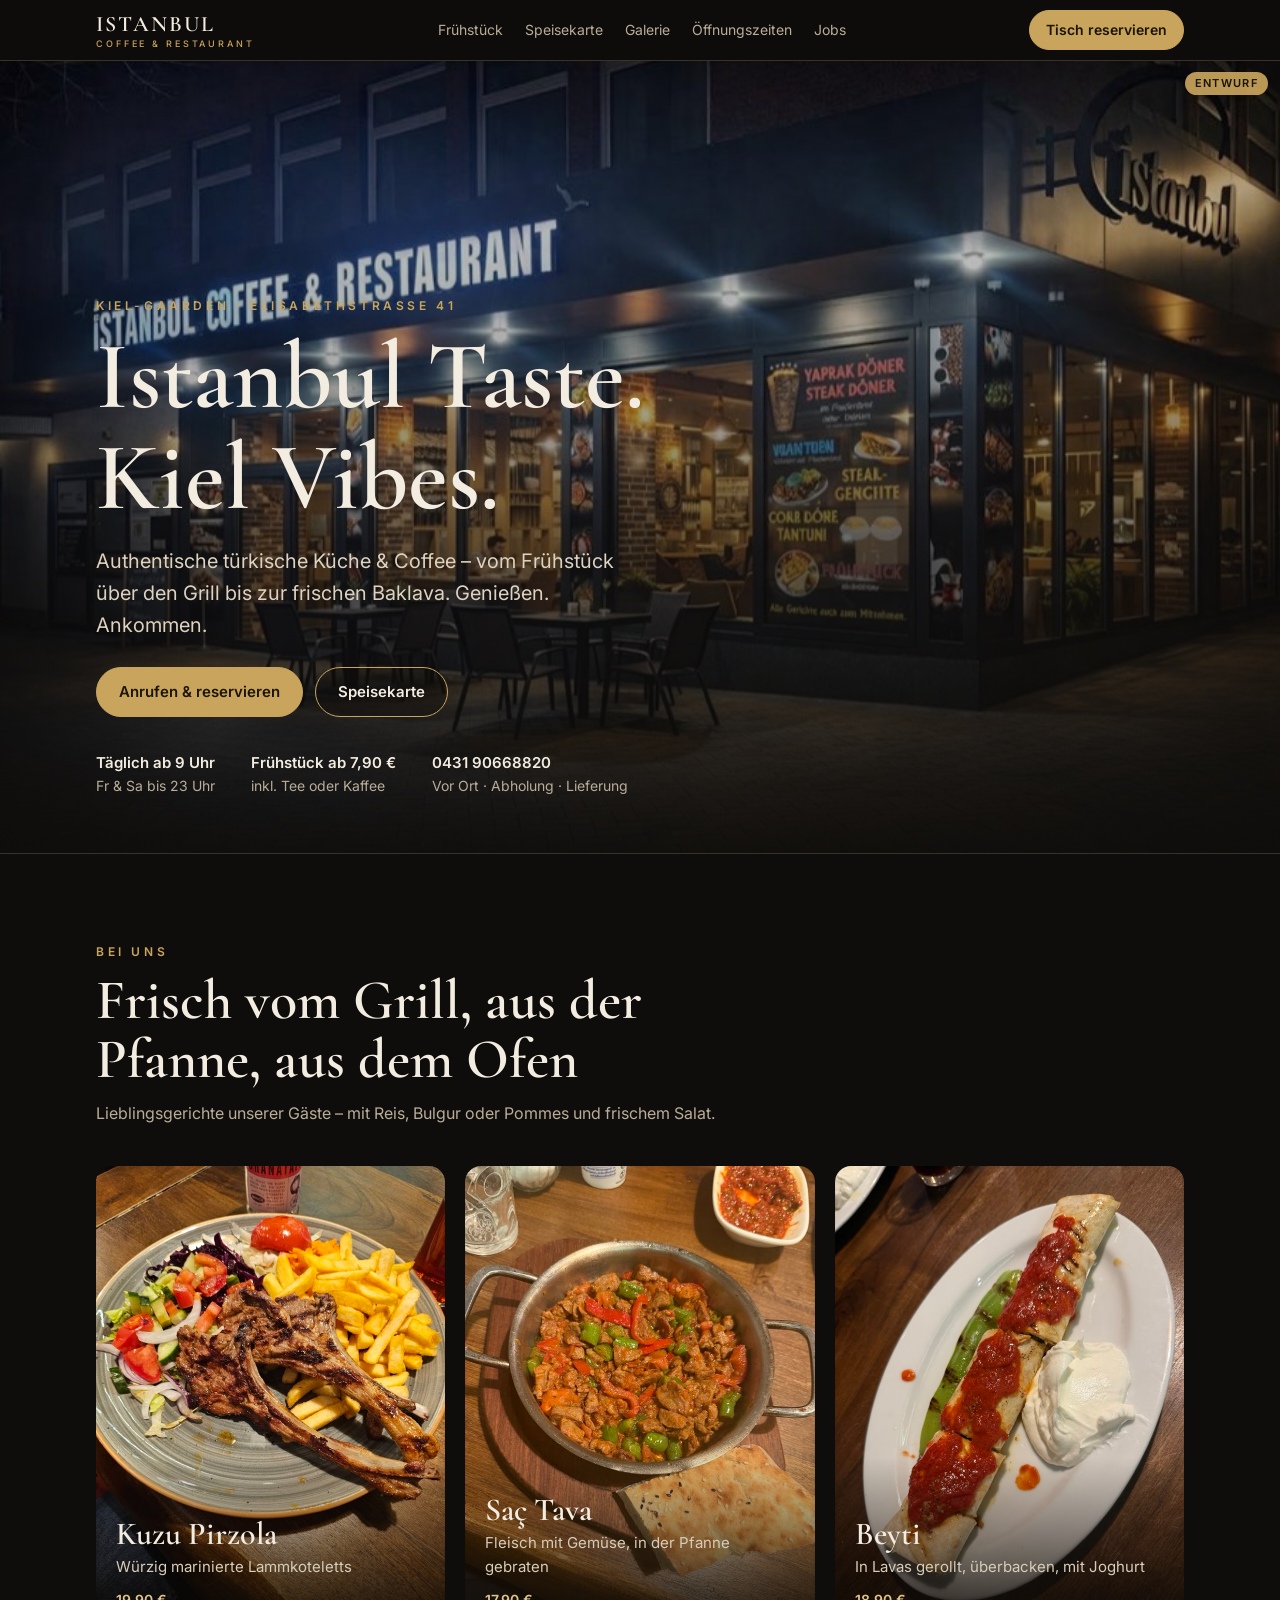
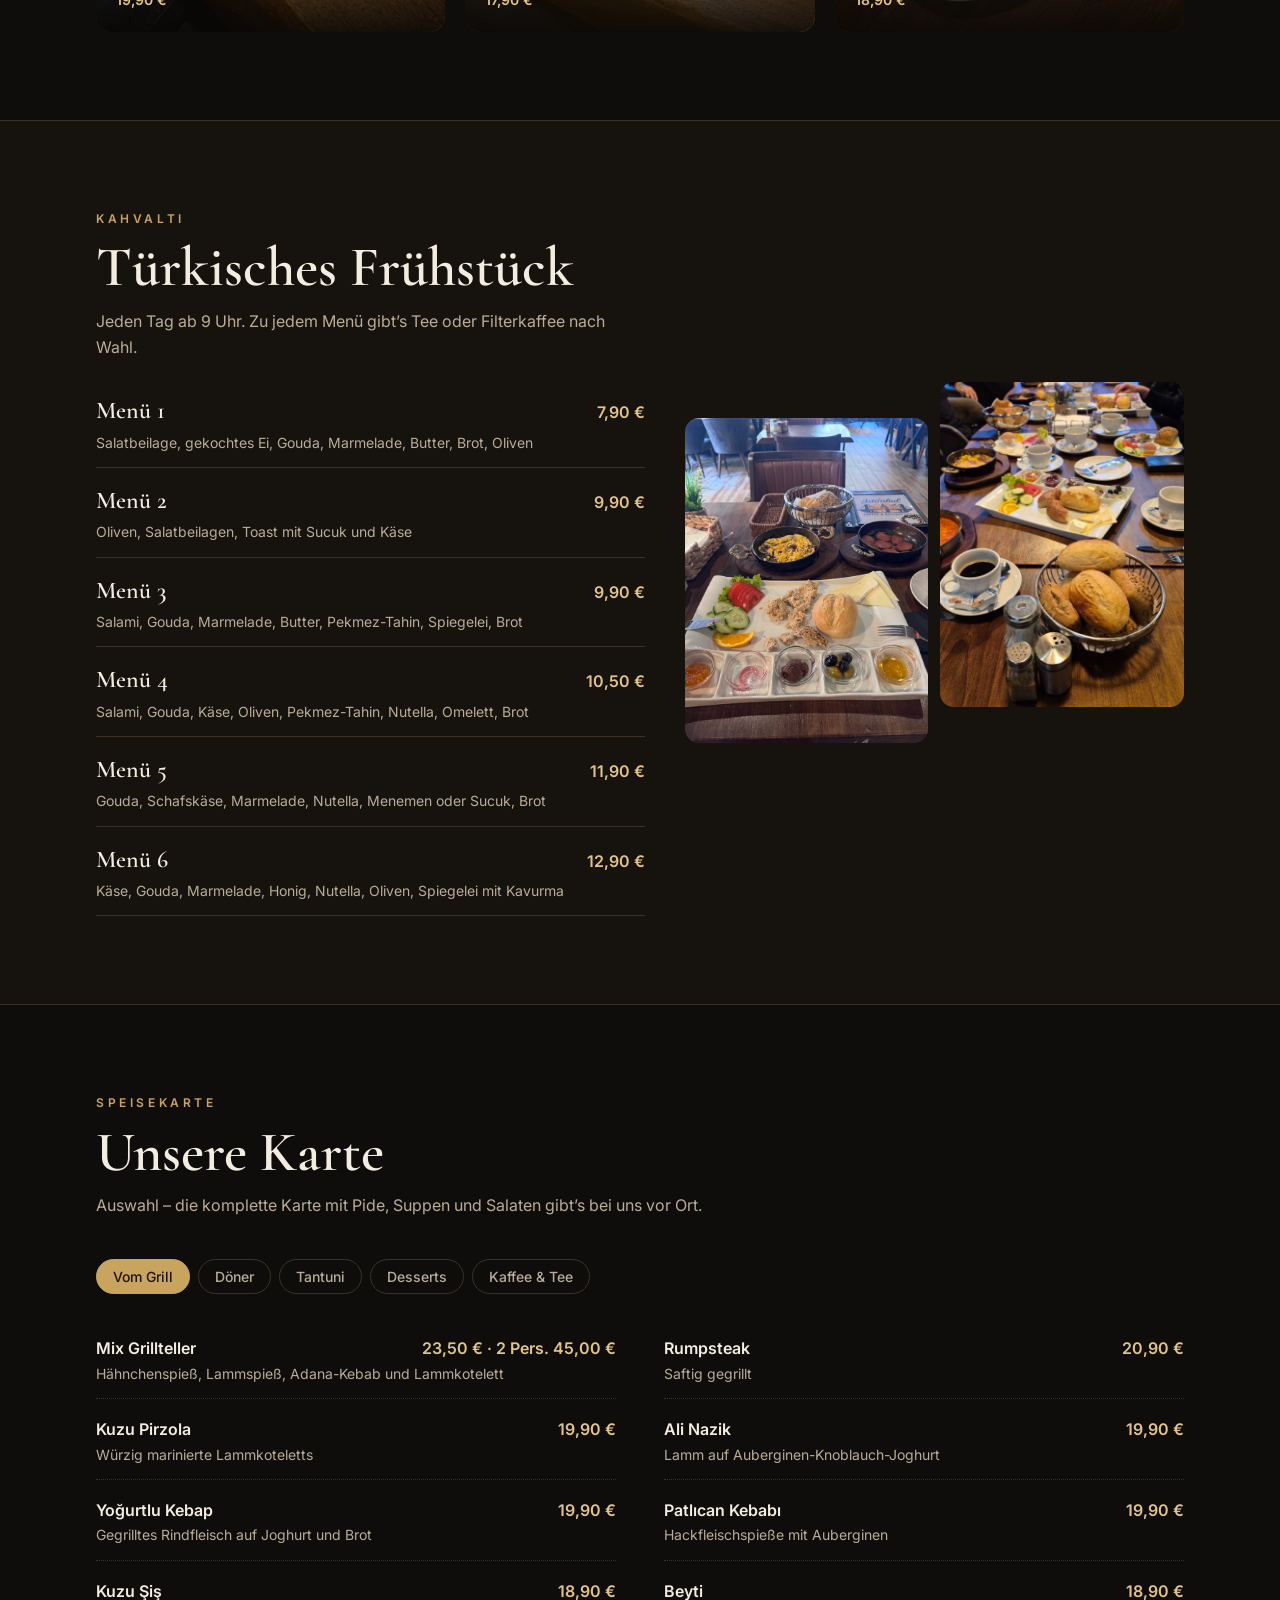
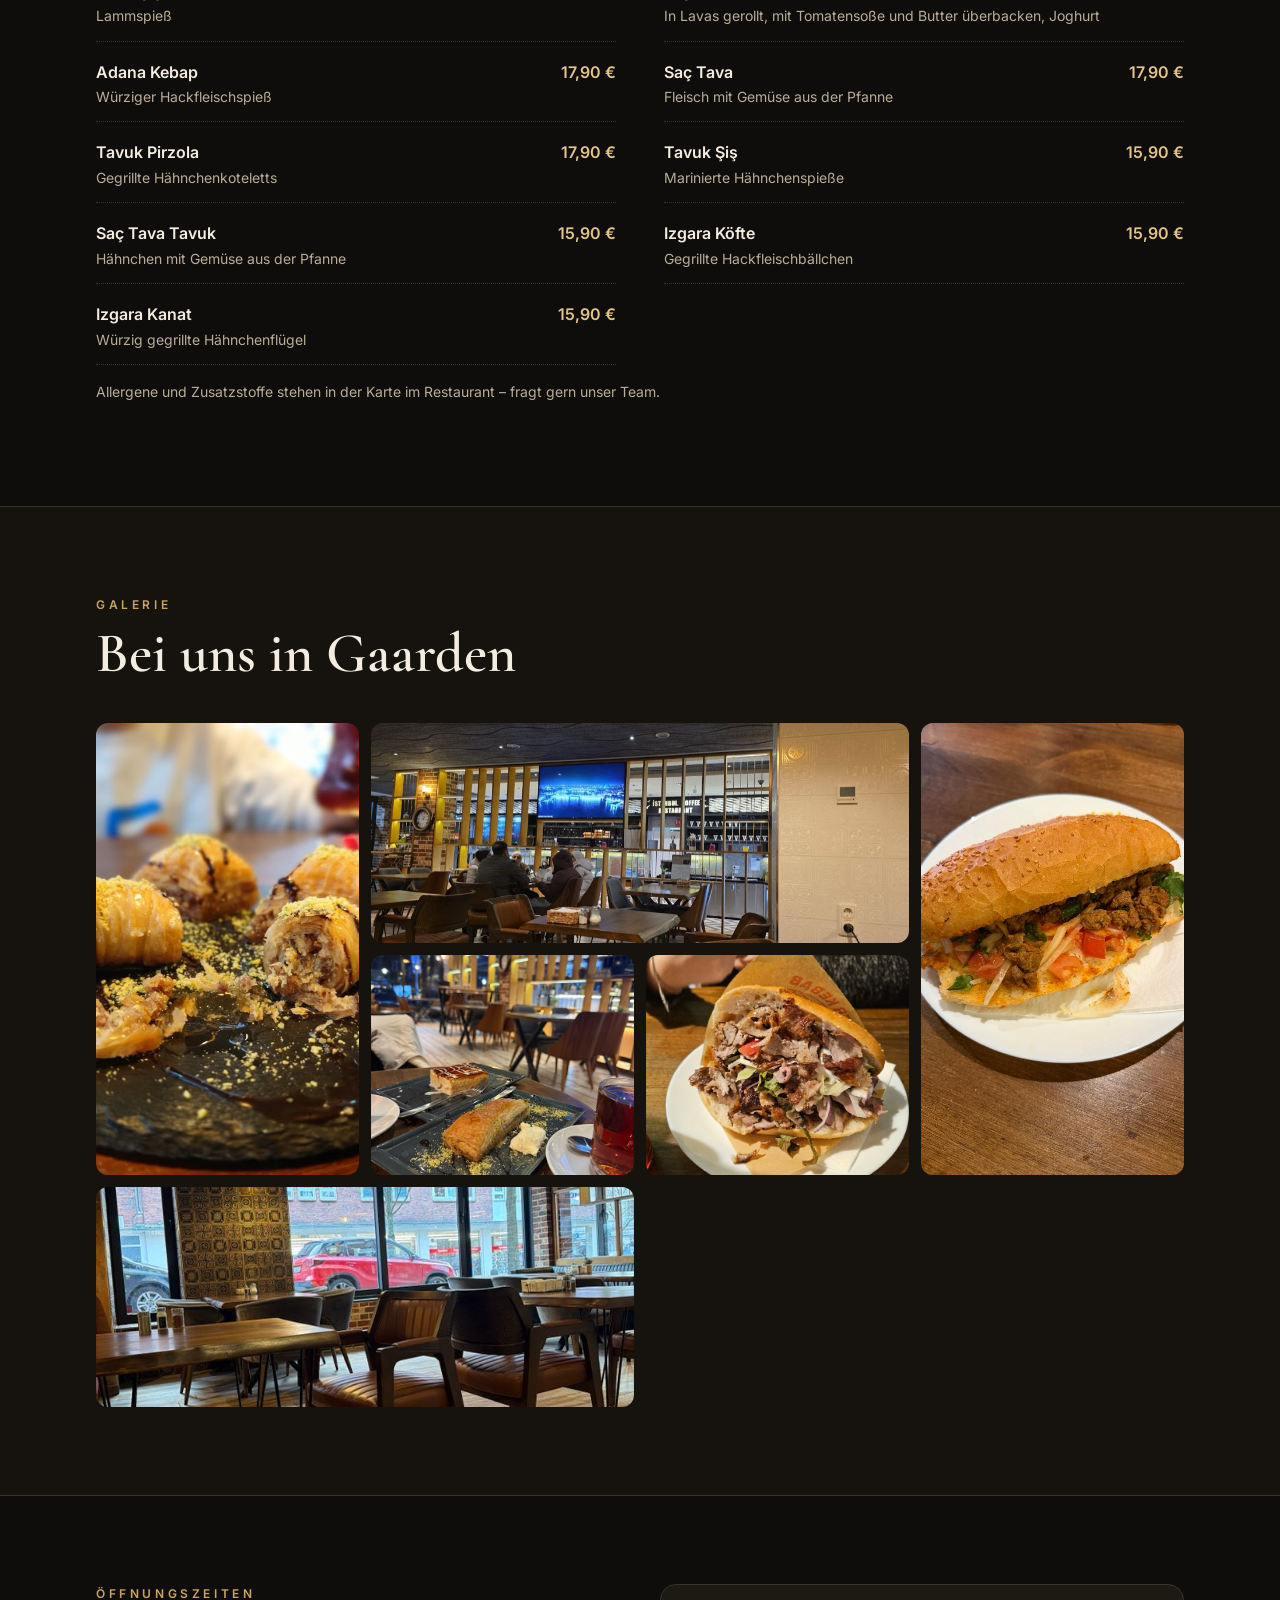
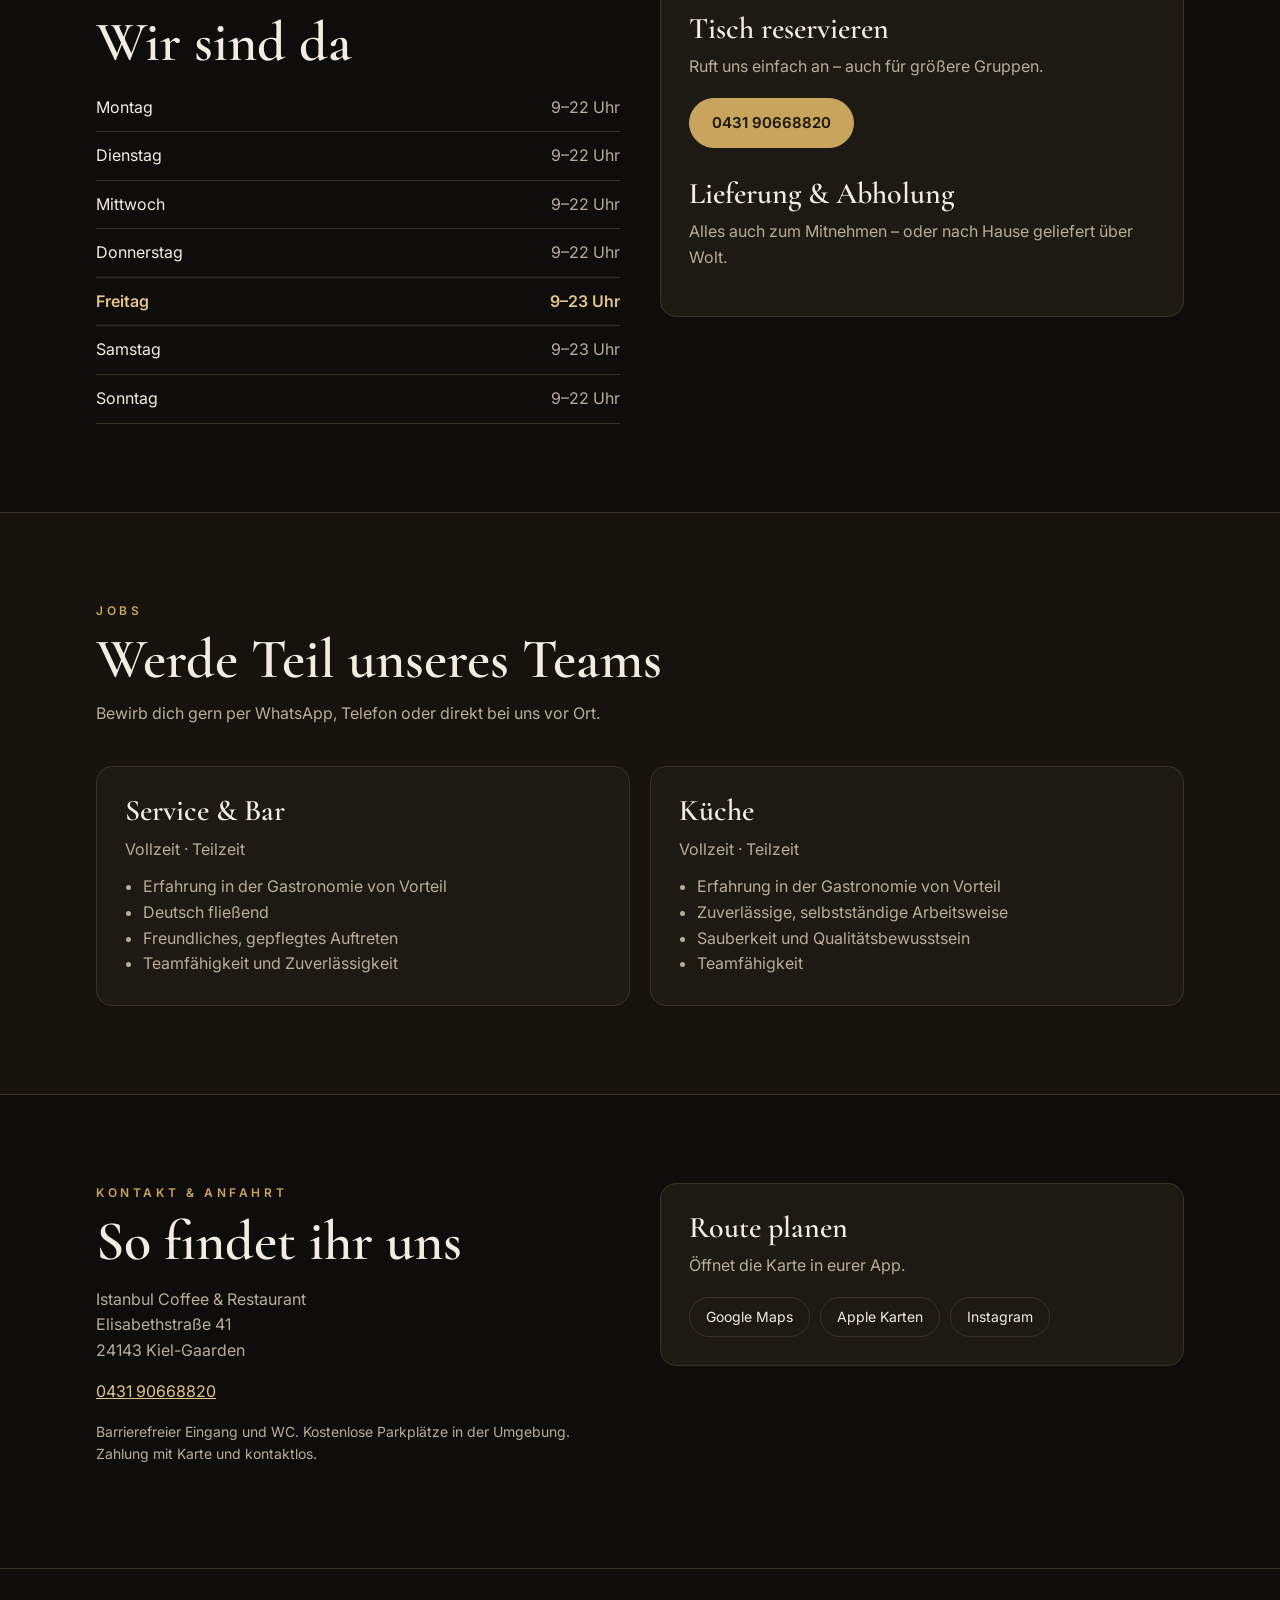
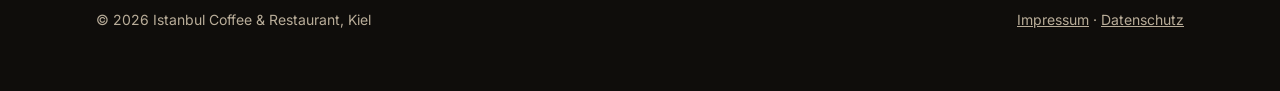
<file: istanbul-coffee/index.html>
<!doctype html>
<html lang="de">
<head>
<meta charset="utf-8">
<meta name="viewport" content="width=device-width, initial-scale=1">
<title>Istanbul Coffee & Restaurant Kiel</title>
<meta name="description" content="Türkische Küche & Coffee in Kiel-Gaarden: Frühstück ab 7,90 €, Grill, Döner, Tantuni, Desserts. Elisabethstraße 41, täglich ab 9 Uhr.">
<meta name="robots" content="noindex, nofollow">
<link rel="preconnect" href="https://fonts.googleapis.com">
<link rel="preconnect" href="https://fonts.gstatic.com" crossorigin>
<link href="https://fonts.googleapis.com/css2?family=Cormorant+Garamond:wght@500;600;700&family=Inter:wght@400;500;600&display=swap" rel="stylesheet">
<style>
:root{
  --bg:#0f0d0b; --bg2:#16130e; --card:#1d1913; --line:#3a3226;
  --text:#f3ece0; --muted:#b9ad99; --gold:#c9a45c; --gold2:#e2c487;
  --serif:"Cormorant Garamond",Georgia,serif; --sans:Inter,system-ui,sans-serif;
}
*{box-sizing:border-box}
html{scroll-behavior:smooth}
body{margin:0;background:var(--bg);color:var(--text);font:16px/1.6 var(--sans)}
a{color:var(--gold2)}
img{max-width:100%;display:block}
.wrap{max-width:1120px;margin:0 auto;padding:0 16px}
.badge{position:fixed;top:72px;right:12px;z-index:30;background:rgba(201,164,92,.92);color:#1a1400;font:600 11px/1 var(--sans);letter-spacing:.12em;text-transform:uppercase;padding:6px 10px;border-radius:999px}

header.nav{position:sticky;top:0;z-index:20;background:rgba(15,13,11,.9);backdrop-filter:blur(10px);border-bottom:1px solid var(--line)}
.nav .wrap{display:flex;align-items:center;justify-content:space-between;height:60px;gap:16px}
.brand{font-family:var(--serif);font-size:22px;font-weight:600;letter-spacing:.1em;text-transform:uppercase;color:var(--text);text-decoration:none;white-space:nowrap;line-height:1}
.brand small{display:block;font:500 9px/1 var(--sans);letter-spacing:.32em;color:var(--gold);margin-top:4px}
.nav ul{display:flex;gap:22px;list-style:none;margin:0;padding:0}
.nav ul a{color:var(--muted);text-decoration:none;font-size:14px}
.nav ul a:hover{color:var(--text)}
.btn{display:inline-block;padding:12px 22px;border-radius:999px;font-weight:600;font-size:15px;text-decoration:none;border:1px solid var(--gold);transition:.2s;text-align:center}
.btn.primary{background:var(--gold);color:#1a1400}
.btn.primary:hover{background:var(--gold2)}
.btn.ghost{color:var(--text);background:rgba(15,13,11,.35)}
.btn.ghost:hover{background:rgba(201,164,92,.15)}
.nav .btn{padding:8px 16px;font-size:14px}

.hero{position:relative;min-height:88vh;display:flex;align-items:flex-end;overflow:hidden}
.hero img.bg{position:absolute;inset:0;width:100%;height:100%;object-fit:cover;object-position:center 40%}
.hero::after{content:"";position:absolute;inset:0;background:linear-gradient(180deg,rgba(15,13,11,.15) 0%,rgba(15,13,11,.35) 40%,rgba(15,13,11,.96) 100%)}
.hero .wrap{position:relative;z-index:1;padding-top:120px;padding-bottom:56px;width:100%}
.eyebrow{color:var(--gold);letter-spacing:.3em;text-transform:uppercase;font-size:12px;font-weight:600}
h1,h2,h3{font-family:var(--serif);font-weight:600;line-height:1.05;margin:0}
h1{font-size:clamp(46px,8vw,96px);margin:12px 0 16px}
.hero p.lead{font-size:clamp(17px,2.2vw,20px);color:#ddd2bf;max-width:560px;margin:0 0 26px}
.ctas{display:flex;flex-wrap:wrap;gap:12px}
.facts{margin-top:34px;display:grid;grid-template-columns:repeat(3,auto);justify-content:start;gap:8px 36px;color:var(--muted);font-size:14px}
.facts b{display:block;color:var(--text);font-weight:600;font-size:15px}

section{padding:88px 0;border-top:1px solid var(--line)}
section.alt{background:var(--bg2)}
.sec-head{max-width:640px;margin-bottom:40px}
h2{font-size:clamp(36px,5vw,56px);margin:10px 0 12px}
.sec-head p{color:var(--muted);margin:0}

/* Highlights */
.hl{display:grid;grid-template-columns:repeat(3,1fr);gap:20px}
.hl article{position:relative;border-radius:16px;overflow:hidden;aspect-ratio:3/4;background:var(--card)}
.hl img{width:100%;height:100%;object-fit:cover;transition:transform .6s}
.hl article:hover img{transform:scale(1.04)}
.hl .cap{position:absolute;left:0;right:0;bottom:0;padding:60px 20px 20px;background:linear-gradient(transparent,rgba(10,8,6,.92))}
.hl h3{font-size:32px}
.hl p{margin:4px 0 0;color:#d8cdb9;font-size:15px}
.hl .from{display:inline-block;margin-top:10px;color:var(--gold2);font-weight:600;font-size:14px}

/* Frühstück */
.bf{display:grid;grid-template-columns:1.1fr 1fr;gap:40px;align-items:center}
.bf .pics{display:grid;grid-template-columns:1fr 1fr;gap:12px}
.bf .pics img{border-radius:14px;aspect-ratio:3/4;object-fit:cover;width:100%}
.bf .pics img:first-child{margin-top:36px}
.bflist{list-style:none;margin:0;padding:0}
.bflist li{padding:14px 0;border-bottom:1px solid var(--line)}
.bflist .row{display:flex;justify-content:space-between;gap:12px;align-items:baseline}
.bflist strong{font-family:var(--serif);font-size:24px;font-weight:600}
.bflist .p{color:var(--gold2);font-weight:600;white-space:nowrap}
.bflist small{display:block;color:var(--muted);font-size:14px;line-height:1.45;margin-top:2px}
.note{color:var(--muted);font-size:14px;margin-top:16px}

/* Speisekarte */
.tabs{display:flex;gap:8px;flex-wrap:wrap;margin-bottom:28px}
.tabs button{font:500 14px var(--sans);color:var(--muted);background:transparent;border:1px solid var(--line);border-radius:999px;padding:8px 16px;cursor:pointer}
.tabs button[aria-selected=true]{background:var(--gold);border-color:var(--gold);color:#1a1400}
.panel{display:none}
.panel.on{display:grid;grid-template-columns:1fr 1fr;gap:4px 48px}
.item{padding:14px 0;border-bottom:1px dotted var(--line)}
.item .row{display:flex;justify-content:space-between;gap:12px;align-items:baseline}
.item b{font-weight:600}
.item .p{color:var(--gold2);font-weight:600;white-space:nowrap}
.item small{display:block;color:var(--muted);font-size:14px;line-height:1.45;margin-top:2px}

/* Galerie */
.gal{display:grid;grid-template-columns:repeat(4,1fr);grid-auto-rows:220px;gap:12px}
.gal img{width:100%;height:100%;object-fit:cover;border-radius:12px}
.gal .tall{grid-row:span 2}
.gal .wide{grid-column:span 2}

.split{display:grid;grid-template-columns:1fr 1fr;gap:40px;align-items:start}
table.hours{width:100%;border-collapse:collapse;font-size:16px}
table.hours td{padding:11px 0;border-bottom:1px solid var(--line)}
table.hours td:last-child{text-align:right;color:var(--muted)}
table.hours tr.today td{color:var(--gold2);font-weight:600}
.box{background:var(--card);border:1px solid var(--line);border-radius:16px;padding:28px}
.box h3{font-size:30px;margin-bottom:10px}
.box p{color:var(--muted);margin:0 0 18px}
.chips{display:flex;flex-wrap:wrap;gap:10px}
.chip{border:1px solid var(--line);border-radius:999px;padding:8px 16px;color:var(--text);text-decoration:none;font-size:14px}
.chip:hover{border-color:var(--gold)}
.jobs{display:grid;grid-template-columns:1fr 1fr;gap:20px}
.jobs ul{margin:12px 0 0;padding-left:18px;color:var(--muted)}

footer{border-top:1px solid var(--line);padding:40px 0 60px;color:var(--muted);font-size:14px}
footer .wrap{display:flex;flex-wrap:wrap;justify-content:space-between;gap:20px}
footer a{color:var(--muted)}
.mobile-cta{display:none}

@media (max-width:860px){
  .nav ul{display:none}
  .hl,.bf,.split,.jobs{grid-template-columns:1fr}
  .hl article{aspect-ratio:4/3}
  .panel.on{grid-template-columns:1fr}
  .gal{grid-template-columns:1fr 1fr;grid-auto-rows:160px;grid-auto-flow:dense}
  .gal .wide{grid-column:span 2}
  .facts{grid-template-columns:1fr 1fr}
  section{padding:64px 0}
  .hero{min-height:92vh}
  .tabs{flex-wrap:nowrap;overflow-x:auto;margin-right:-16px;padding-right:16px;scrollbar-width:none}
  .tabs button{flex:none}
  .mobile-cta{display:flex;position:fixed;left:0;right:0;bottom:0;z-index:20;gap:8px;padding:10px 16px calc(10px + env(safe-area-inset-bottom));background:rgba(15,13,11,.96);border-top:1px solid var(--line)}
  .mobile-cta a{flex:1;padding:12px 8px}
  body{padding-bottom:76px}
  .badge{top:68px}
  .eyebrow{letter-spacing:.16em;font-size:11px}
}
</style>
</head>
<body>
<div class="badge">Entwurf</div>

<header class="nav">
  <div class="wrap">
    <a class="brand" href="#top">Istanbul<small>Coffee &amp; Restaurant</small></a>
    <ul>
      <li><a href="#fruehstueck">Frühstück</a></li>
      <li><a href="#karte">Speisekarte</a></li>
      <li><a href="#galerie">Galerie</a></li>
      <li><a href="#zeiten">Öffnungszeiten</a></li>
      <li><a href="#jobs">Jobs</a></li>
    </ul>
    <a class="btn primary" href="tel:+4943190668820">Tisch reservieren</a>
  </div>
</header>

<main id="top">

<section class="hero" style="border-top:0;padding:0">
  <img class="bg" src="assets/g01.jpg" alt="Istanbul Coffee &amp; Restaurant am Abend, Elisabethstraße 41">
  <div class="wrap">
    <div class="eyebrow">Kiel-Gaarden · Elisabethstraße 41</div>
    <h1>Istanbul Taste.<br>Kiel Vibes.</h1>
    <p class="lead">Authentische türkische Küche &amp; Coffee – vom Frühstück über den Grill bis zur frischen Baklava. Genießen. Ankommen.</p>
    <div class="ctas">
      <a class="btn primary" href="tel:+4943190668820">Anrufen &amp; reservieren</a>
      <a class="btn ghost" href="#karte">Speisekarte</a>
    </div>
    <div class="facts">
      <span><b>Täglich ab 9 Uhr</b>Fr &amp; Sa bis 23 Uhr</span>
      <span><b>Frühstück ab 7,90 €</b>inkl. Tee oder Kaffee</span>
      <span><b>0431 90668820</b>Vor Ort · Abholung · Lieferung</span>
    </div>
  </div>
</section>

<section id="highlights">
  <div class="wrap">
    <div class="sec-head">
      <div class="eyebrow">Bei uns</div>
      <h2>Frisch vom Grill, aus der Pfanne, aus dem Ofen</h2>
      <p>Lieblingsgerichte unserer Gäste – mit Reis, Bulgur oder Pommes und frischem Salat.</p>
    </div>
    <div class="hl">
      <article><img src="assets/g12.jpg" alt="Kuzu Pirzola – Lammkoteletts mit Pommes und Salat" loading="lazy">
        <div class="cap"><h3>Kuzu Pirzola</h3><p>Würzig marinierte Lammkoteletts</p><span class="from">19,90 €</span></div></article>
      <article><img src="assets/g19.jpg" alt="Saç Tava in der Pfanne" loading="lazy">
        <div class="cap"><h3>Saç Tava</h3><p>Fleisch mit Gemüse, in der Pfanne gebraten</p><span class="from">17,90 €</span></div></article>
      <article><img src="assets/g17.jpg" alt="Beyti mit Tomatensoße und Joghurt" loading="lazy">
        <div class="cap"><h3>Beyti</h3><p>In Lavas gerollt, überbacken, mit Joghurt</p><span class="from">18,90 €</span></div></article>
    </div>
  </div>
</section>

<section id="fruehstueck" class="alt">
  <div class="wrap bf">
    <div>
      <div class="eyebrow">Kahvaltı</div>
      <h2>Türkisches Frühstück</h2>
      <p style="color:var(--muted);margin:0 0 18px">Jeden Tag ab 9 Uhr. Zu jedem Menü gibt’s Tee oder Filterkaffee nach Wahl.</p>
      <ul class="bflist">
        <li><div class="row"><strong>Menü 1</strong><span class="p">7,90 €</span></div><small>Salatbeilage, gekochtes Ei, Gouda, Marmelade, Butter, Brot, Oliven</small></li>
        <li><div class="row"><strong>Menü 2</strong><span class="p">9,90 €</span></div><small>Oliven, Salatbeilagen, Toast mit Sucuk und Käse</small></li>
        <li><div class="row"><strong>Menü 3</strong><span class="p">9,90 €</span></div><small>Salami, Gouda, Marmelade, Butter, Pekmez-Tahin, Spiegelei, Brot</small></li>
        <li><div class="row"><strong>Menü 4</strong><span class="p">10,50 €</span></div><small>Salami, Gouda, Käse, Oliven, Pekmez-Tahin, Nutella, Omelett, Brot</small></li>
        <li><div class="row"><strong>Menü 5</strong><span class="p">11,90 €</span></div><small>Gouda, Schafskäse, Marmelade, Nutella, Menemen oder Sucuk, Brot</small></li>
        <li><div class="row"><strong>Menü 6</strong><span class="p">12,90 €</span></div><small>Käse, Gouda, Marmelade, Honig, Nutella, Oliven, Spiegelei mit Kavurma</small></li>
      </ul>
    </div>
    <div class="pics">
      <img src="assets/g11.jpg" alt="Türkisches Frühstück mit Menemen und kleinen Schalen" loading="lazy">
      <img src="assets/g26.jpg" alt="Gedeckter Frühstückstisch für mehrere Personen" loading="lazy">
    </div>
  </div>
</section>

<section id="karte">
  <div class="wrap">
    <div class="sec-head">
      <div class="eyebrow">Speisekarte</div>
      <h2>Unsere Karte</h2>
      <p>Auswahl – die komplette Karte mit Pide, Suppen und Salaten gibt’s bei uns vor Ort.</p>
    </div>
    <div class="tabs" role="tablist">
      <button role="tab" aria-selected="true" data-p="grill">Vom Grill</button>
      <button role="tab" aria-selected="false" data-p="doener">Döner</button>
      <button role="tab" aria-selected="false" data-p="tantuni">Tantuni</button>
      <button role="tab" aria-selected="false" data-p="dessert">Desserts</button>
      <button role="tab" aria-selected="false" data-p="kaffee">Kaffee &amp; Tee</button>
    </div>

    <div class="panel on" id="p-grill">
      <div class="item"><div class="row"><b>Mix Grillteller</b><span class="p">23,50 € · 2 Pers. 45,00 €</span></div><small>Hähnchenspieß, Lammspieß, Adana-Kebab und Lammkotelett</small></div>
      <div class="item"><div class="row"><b>Rumpsteak</b><span class="p">20,90 €</span></div><small>Saftig gegrillt</small></div>
      <div class="item"><div class="row"><b>Kuzu Pirzola</b><span class="p">19,90 €</span></div><small>Würzig marinierte Lammkoteletts</small></div>
      <div class="item"><div class="row"><b>Ali Nazik</b><span class="p">19,90 €</span></div><small>Lamm auf Auberginen-Knoblauch-Joghurt</small></div>
      <div class="item"><div class="row"><b>Yoğurtlu Kebap</b><span class="p">19,90 €</span></div><small>Gegrilltes Rindfleisch auf Joghurt und Brot</small></div>
      <div class="item"><div class="row"><b>Patlıcan Kebabı</b><span class="p">19,90 €</span></div><small>Hackfleischspieße mit Auberginen</small></div>
      <div class="item"><div class="row"><b>Kuzu Şiş</b><span class="p">18,90 €</span></div><small>Lammspieß</small></div>
      <div class="item"><div class="row"><b>Beyti</b><span class="p">18,90 €</span></div><small>In Lavas gerollt, mit Tomatensoße und Butter überbacken, Joghurt</small></div>
      <div class="item"><div class="row"><b>Adana Kebap</b><span class="p">17,90 €</span></div><small>Würziger Hackfleischspieß</small></div>
      <div class="item"><div class="row"><b>Saç Tava</b><span class="p">17,90 €</span></div><small>Fleisch mit Gemüse aus der Pfanne</small></div>
      <div class="item"><div class="row"><b>Tavuk Pirzola</b><span class="p">17,90 €</span></div><small>Gegrillte Hähnchenkoteletts</small></div>
      <div class="item"><div class="row"><b>Tavuk Şiş</b><span class="p">15,90 €</span></div><small>Marinierte Hähnchenspieße</small></div>
      <div class="item"><div class="row"><b>Saç Tava Tavuk</b><span class="p">15,90 €</span></div><small>Hähnchen mit Gemüse aus der Pfanne</small></div>
      <div class="item"><div class="row"><b>Izgara Köfte</b><span class="p">15,90 €</span></div><small>Gegrillte Hackfleischbällchen</small></div>
      <div class="item"><div class="row"><b>Izgara Kanat</b><span class="p">15,90 €</span></div><small>Würzig gegrillte Hähnchenflügel</small></div>
    </div>

    <div class="panel" id="p-doener">
      <div class="item"><div class="row"><b>Iskender Kebab</b><span class="p">15,50 €</span></div><small>Steak-Döner auf Fladenbrot, Tomatensoße, Butter, Joghurt</small></div>
      <div class="item"><div class="row"><b>Döner Auflauf</b><span class="p">14,90 €</span></div><small>Mit Sauce Hollandaise und Käse überbacken, Salat</small></div>
      <div class="item"><div class="row"><b>Döner Teller</b><span class="p">13,50 €</span></div><small>Mit Reis, Bulgur oder Pommes, Salat und Sauce</small></div>
      <div class="item"><div class="row"><b>Dürüm</b><span class="p">10,50 €</span></div><small>Steak-Döner in Lavas gerollt</small></div>
      <div class="item"><div class="row"><b>Döner</b><span class="p">9,50 €</span></div><small>Steak-Dönerfleisch vom Spieß, frischer Salat</small></div>
      <div class="item"><div class="row"><b>Döner Box</b><span class="p">9,50 €</span></div><small>Mit Pommes und Sauce nach Wahl</small></div>
      <div class="item"><div class="row"><b>Lahmacun &amp; Döner</b><span class="p">9,50 €</span></div><small>Türkische Pizza mit Steak-Döner und Salat</small></div>
      <div class="item"><div class="row"><b>Lahmacun</b><span class="p">7,50 €</span></div><small>Mit Hackfleisch, Tomaten, Zwiebeln, Petersilie</small></div>
    </div>

    <div class="panel" id="p-tantuni">
      <div class="item"><div class="row"><b>Tantuni Lavaş</b><span class="p">9,50 €</span></div><small>Fein geschnittenes Jungbullenfleisch im dünnen Lavas mit Zwiebeln, Tomaten, Petersilie</small></div>
      <div class="item"><div class="row"><b>Tantuni Somun</b><span class="p">9,50 €</span></div><small>Im frischen Brot</small></div>
      <div class="item"><div class="row"><b>Yoğurtlu Tantuni</b><span class="p">11,50 €</span></div><small>Mit cremigem Joghurt und Tomatensoße</small></div>
    </div>

    <div class="panel" id="p-dessert">
      <div class="item"><div class="row"><b>Künefe</b><span class="p">7,50 €</span></div><small>Knusprige Teigfäden mit zerlaufenem Käse, heiß in Sirup</small></div>
      <div class="item"><div class="row"><b>Soğuk Baklava</b><span class="p">6,90 €</span></div><small>3 Stück, in Milch getränkt</small></div>
      <div class="item"><div class="row"><b>Baklava</b><span class="p">5,90 €</span></div><small>3 Stück</small></div>
      <div class="item"><div class="row"><b>Trileçe</b><span class="p">4,90 €</span></div><small>Dreifach getränkter Milchkuchen mit Karamellcreme</small></div>
      <div class="item"><div class="row"><b>Kıbrıs Tatlısı</b><span class="p">3,90 €</span></div><small>Walnusskuchen mit Sahnecreme und Kokos</small></div>
      <div class="item"><div class="row"><b>Sütlaç</b><span class="p">3,90 €</span></div><small>Im Ofen gebackener Milchreis</small></div>
      <div class="item"><div class="row"><b>Şeker Pare</b><span class="p">2,50 € / Stück</span></div><small>Grießküchlein in Zuckersirup</small></div>
    </div>

    <div class="panel" id="p-kaffee">
      <div class="item"><div class="row"><b>Çay (türkischer Tee)</b><span class="p">1,50 / 2,00 €</span></div></div>
      <div class="item"><div class="row"><b>Mokka (türkischer Kaffee)</b><span class="p">2,90 €</span></div></div>
      <div class="item"><div class="row"><b>Filterkaffee</b><span class="p">2,20 €</span></div></div>
      <div class="item"><div class="row"><b>Kaffee Crema</b><span class="p">2,70 €</span></div></div>
      <div class="item"><div class="row"><b>Espresso</b><span class="p">2,70 €</span></div></div>
      <div class="item"><div class="row"><b>Cappuccino</b><span class="p">3,20 €</span></div></div>
      <div class="item"><div class="row"><b>Milchkaffee</b><span class="p">3,50 €</span></div></div>
      <div class="item"><div class="row"><b>Latte Macchiato</b><span class="p">3,50 €</span></div></div>
      <div class="item"><div class="row"><b>Doppelter Espresso</b><span class="p">3,50 €</span></div></div>
      <div class="item"><div class="row"><b>Tee, verschiedene Sorten</b><span class="p">3,20 €</span></div></div>
    </div>
    <p class="note">Allergene und Zusatzstoffe stehen in der Karte im Restaurant – fragt gern unser Team.</p>
  </div>
</section>

<section id="galerie" class="alt">
  <div class="wrap">
    <div class="sec-head">
      <div class="eyebrow">Galerie</div>
      <h2>Bei uns in Gaarden</h2>
    </div>
    <div class="gal">
      <img class="tall" src="assets/g18.jpg" alt="Baklava mit Pistazien" loading="lazy">
      <img class="wide" src="assets/g15.jpg" alt="Gastraum mit Bar" loading="lazy">
      <img class="tall" src="assets/g16.jpg" alt="Tantuni Somun" loading="lazy">
      <img src="assets/g05.jpg" alt="Baklava und Çay im Restaurant" loading="lazy">
      <img src="assets/g04.jpg" alt="Döner" loading="lazy">
      <img class="wide" src="assets/g29.jpg" alt="Gastraum mit großen Fenstern" loading="lazy">
    </div>
  </div>
</section>

<section id="zeiten">
  <div class="wrap split">
    <div>
      <div class="eyebrow">Öffnungszeiten</div>
      <h2>Wir sind da</h2>
      <table class="hours" aria-label="Öffnungszeiten">
        <tbody>
          <tr data-d="1"><td>Montag</td><td>9–22 Uhr</td></tr>
          <tr data-d="2"><td>Dienstag</td><td>9–22 Uhr</td></tr>
          <tr data-d="3"><td>Mittwoch</td><td>9–22 Uhr</td></tr>
          <tr data-d="4"><td>Donnerstag</td><td>9–22 Uhr</td></tr>
          <tr data-d="5"><td>Freitag</td><td>9–23 Uhr</td></tr>
          <tr data-d="6"><td>Samstag</td><td>9–23 Uhr</td></tr>
          <tr data-d="0"><td>Sonntag</td><td>9–22 Uhr</td></tr>
        </tbody>
      </table>
    </div>
    <div class="box">
      <h3>Tisch reservieren</h3>
      <p>Ruft uns einfach an – auch für größere Gruppen.</p>
      <a class="btn primary" href="tel:+4943190668820">0431 90668820</a>
      <h3 style="margin-top:30px">Lieferung &amp; Abholung</h3>
      <p>Alles auch zum Mitnehmen – oder nach Hause geliefert über Wolt.</p>
    </div>
  </div>
</section>

<section id="jobs" class="alt">
  <div class="wrap">
    <div class="sec-head">
      <div class="eyebrow">Jobs</div>
      <h2>Werde Teil unseres Teams</h2>
      <p>Bewirb dich gern per WhatsApp, Telefon oder direkt bei uns vor Ort.</p>
    </div>
    <div class="jobs">
      <div class="box">
        <h3>Service &amp; Bar</h3>
        <p style="margin:0">Vollzeit · Teilzeit</p>
        <ul><li>Erfahrung in der Gastronomie von Vorteil</li><li>Deutsch fließend</li><li>Freundliches, gepflegtes Auftreten</li><li>Teamfähigkeit und Zuverlässigkeit</li></ul>
      </div>
      <div class="box">
        <h3>Küche</h3>
        <p style="margin:0">Vollzeit · Teilzeit</p>
        <ul><li>Erfahrung in der Gastronomie von Vorteil</li><li>Zuverlässige, selbstständige Arbeitsweise</li><li>Sauberkeit und Qualitätsbewusstsein</li><li>Teamfähigkeit</li></ul>
      </div>
    </div>
  </div>
</section>

<section id="kontakt">
  <div class="wrap split">
    <div>
      <div class="eyebrow">Kontakt &amp; Anfahrt</div>
      <h2>So findet ihr uns</h2>
      <p style="color:var(--muted)">Istanbul Coffee &amp; Restaurant<br>Elisabethstraße 41<br>24143 Kiel-Gaarden</p>
      <p><a href="tel:+4943190668820">0431 90668820</a></p>
      <p style="color:var(--muted);font-size:14px">Barrierefreier Eingang und WC. Kostenlose Parkplätze in der Umgebung. Zahlung mit Karte und kontaktlos.</p>
    </div>
    <div class="box">
      <h3>Route planen</h3>
      <p>Öffnet die Karte in eurer App.</p>
      <div class="chips">
        <a class="chip" href="https://maps.app.goo.gl/b1WfkFPnoWf8KgK38" target="_blank" rel="noopener">Google Maps</a>
        <a class="chip" href="https://maps.apple.com/?q=Istanbul+Coffee+%26+Restaurant&amp;address=Elisabethstra%C3%9Fe+41,+24143+Kiel" target="_blank" rel="noopener">Apple Karten</a>
        <a class="chip" href="https://www.instagram.com/istanbulcoffeerestaurant/" target="_blank" rel="noopener">Instagram</a>
      </div>
    </div>
  </div>
</section>

</main>

<footer>
  <div class="wrap">
    <span>© 2026 Istanbul Coffee &amp; Restaurant, Kiel</span>
    <span><a href="#">Impressum</a> · <a href="#">Datenschutz</a></span>
  </div>
</footer>

<div class="mobile-cta">
  <a class="btn primary" href="tel:+4943190668820">Anrufen</a>
  <a class="btn ghost" href="#karte">Speisekarte</a>
  <a class="btn ghost" href="https://maps.app.goo.gl/b1WfkFPnoWf8KgK38" target="_blank" rel="noopener">Route</a>
</div>

<script>
(function(){
  var d=new Date().getDay(), r=document.querySelector('tr[data-d="'+d+'"]'); if(r) r.classList.add('today');
  var tabs=document.querySelectorAll('.tabs button');
  tabs.forEach(function(b){ b.addEventListener('click',function(){
    tabs.forEach(function(x){x.setAttribute('aria-selected','false')});
    b.setAttribute('aria-selected','true');
    document.querySelectorAll('.panel').forEach(function(p){p.classList.remove('on')});
    document.getElementById('p-'+b.dataset.p).classList.add('on');
  });});
})();
</script>
</body>
</html>
</file>
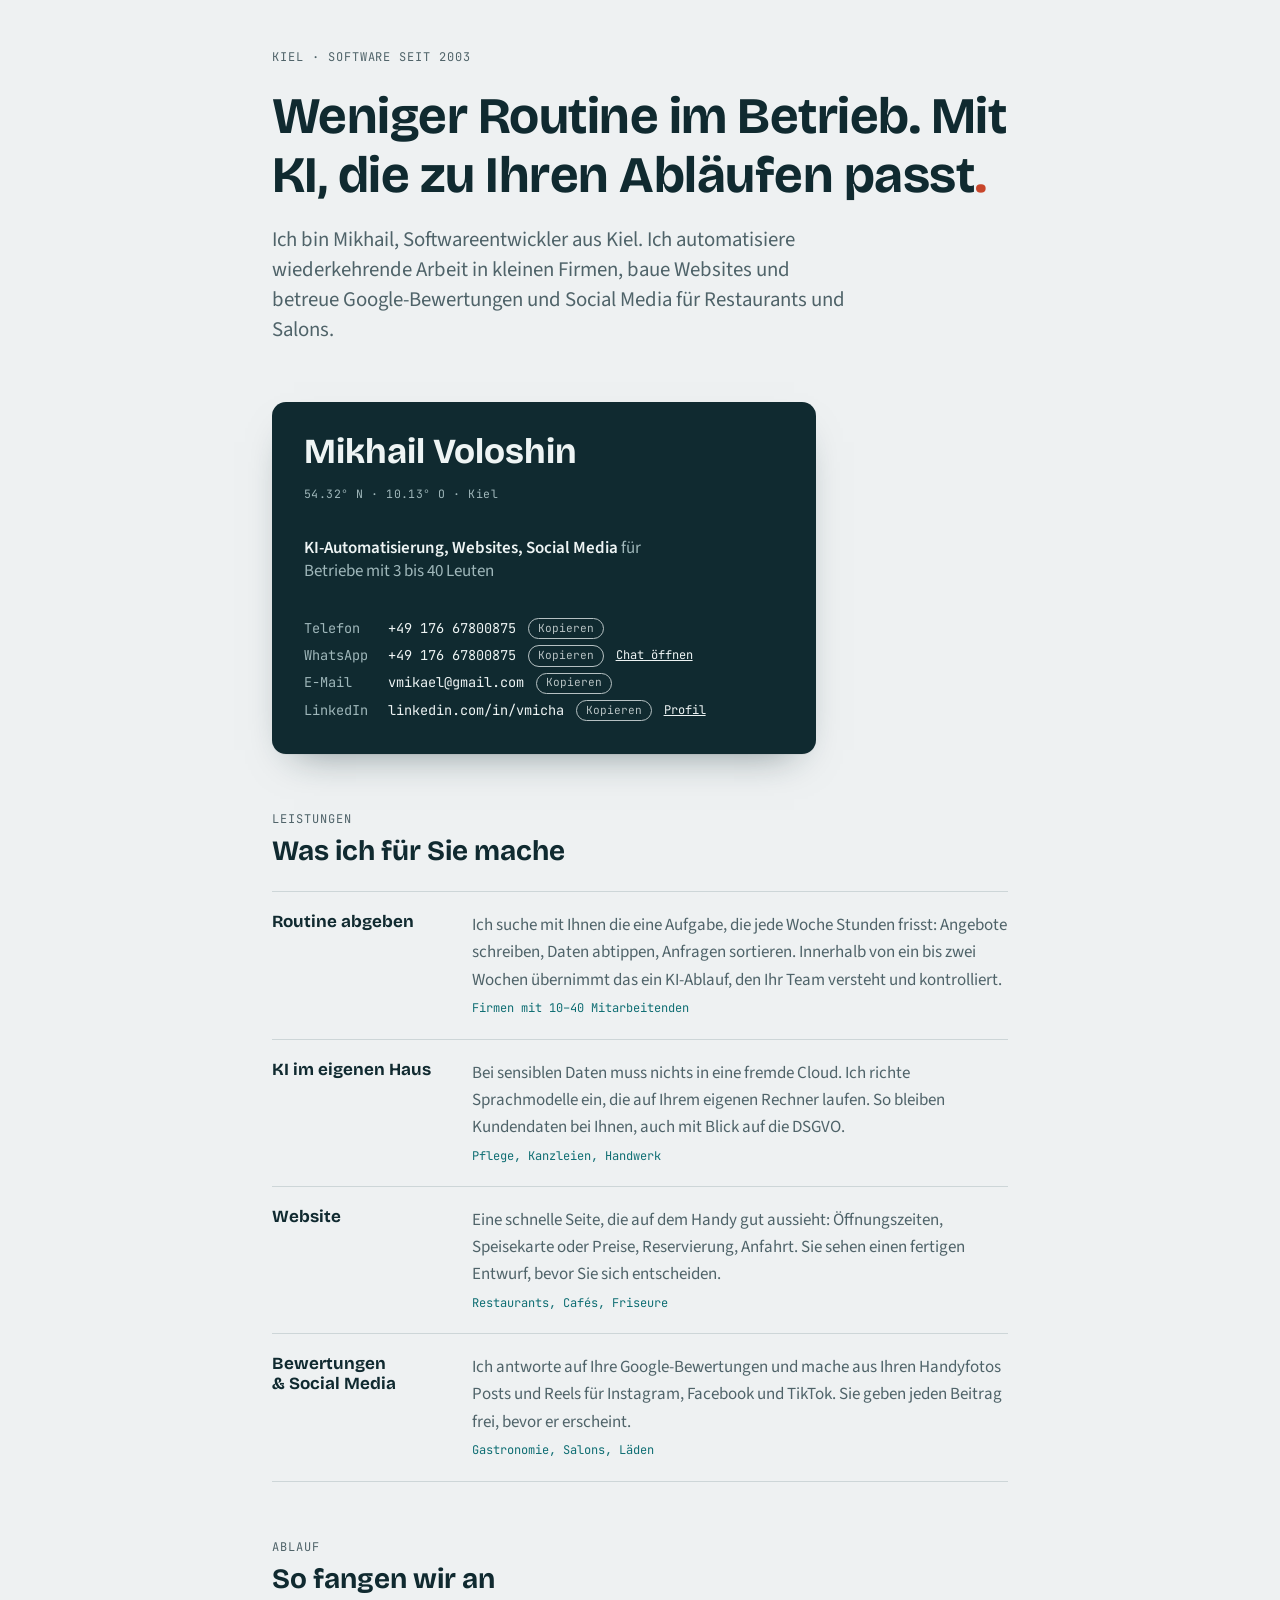
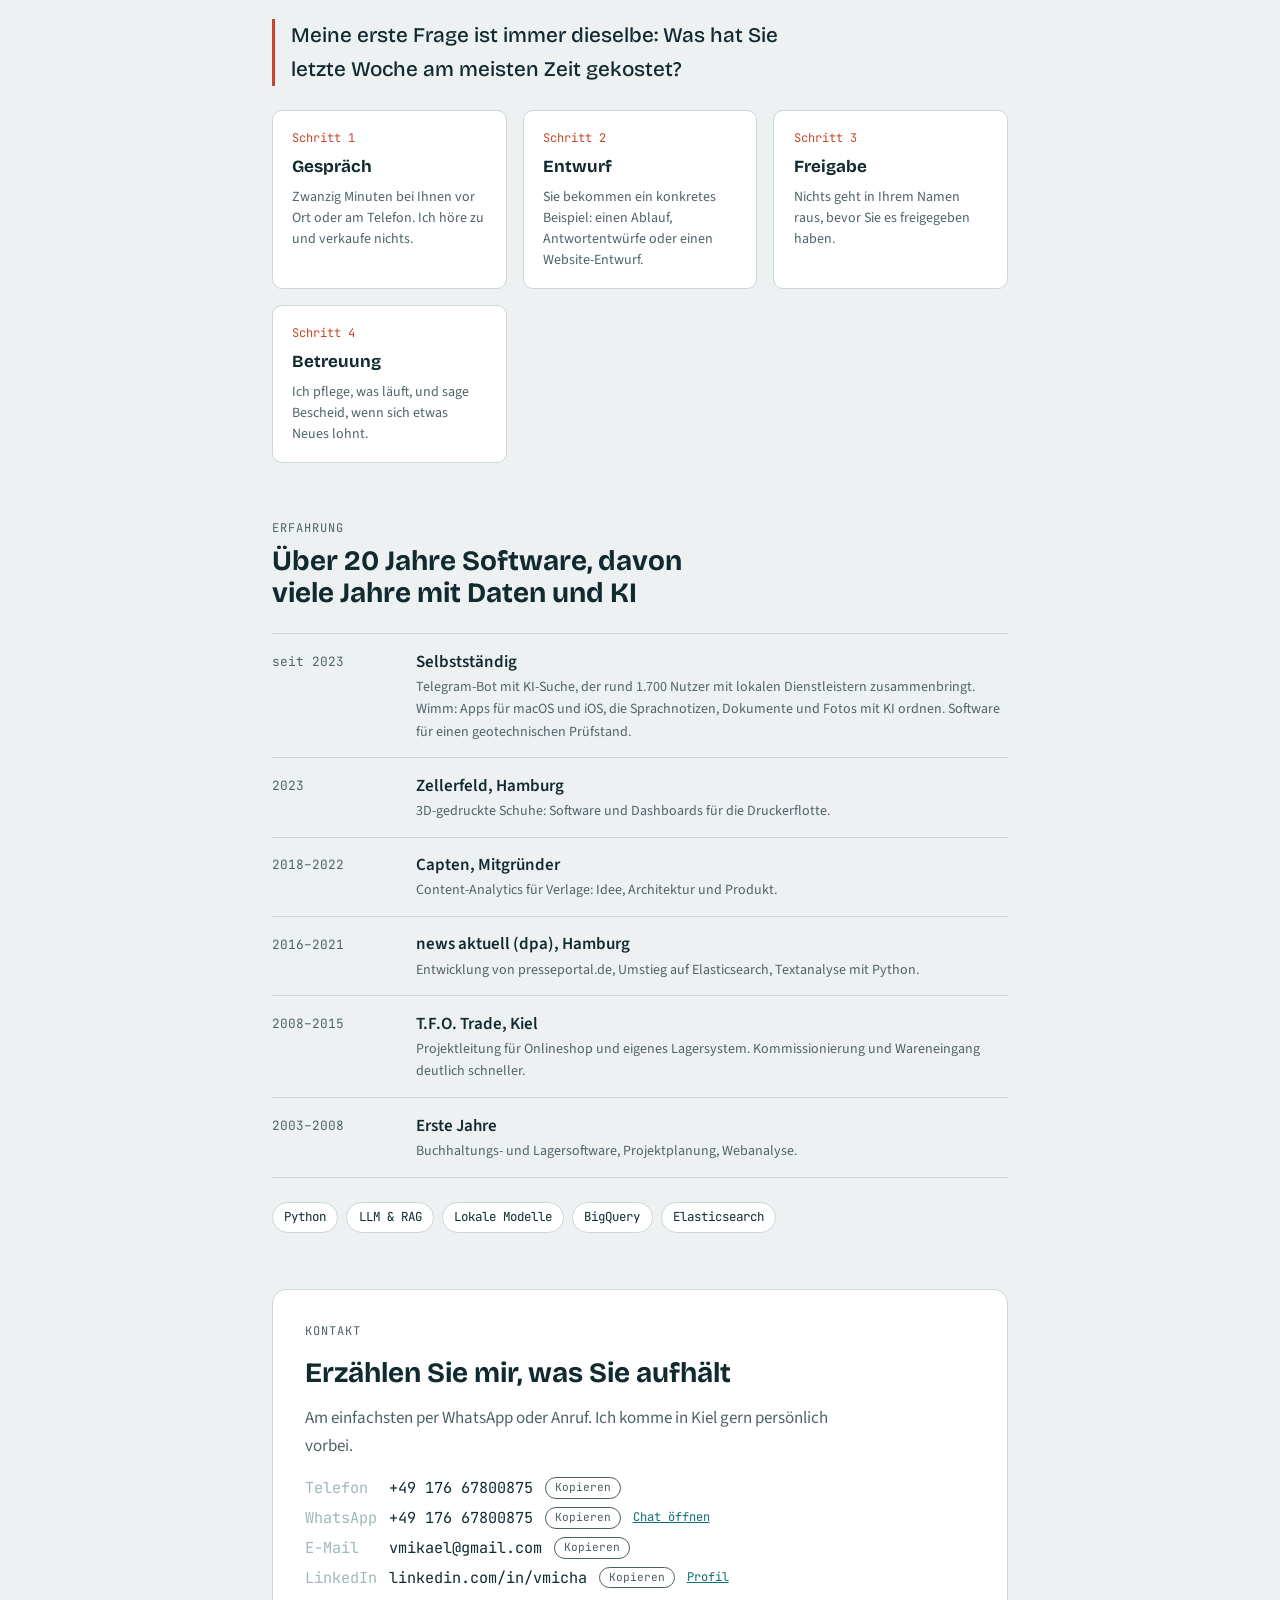
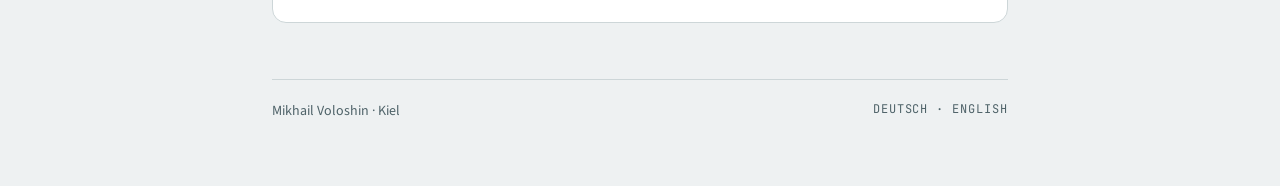
<file: mikhail/index.html>
<!doctype html>
<html lang="de">
<head>
<meta charset="utf-8">
<meta name="viewport" content="width=device-width, initial-scale=1, viewport-fit=cover">
<title>Mikhail Voloshin · KI, Websites &amp; Social Media in Kiel</title>
<meta name="description" content="Mikhail Voloshin aus Kiel: KI-Automatisierung, Websites und Social Media für kleine Betriebe.">
<link rel="preconnect" href="https://fonts.googleapis.com">
<link rel="preconnect" href="https://fonts.gstatic.com" crossorigin>
<link rel="stylesheet" href="https://fonts.googleapis.com/css2?family=Bricolage+Grotesque:opsz,wght@12..96,500;12..96,700&family=Source+Sans+3:wght@400;600&family=JetBrains+Mono:wght@400;500&display=swap">
<style>
/* Layout: eine schmale Lesespalte; oben die eigentliche Visitenkarte als einziges „Objekt“, darunter ruhige Abschnitte mit Haarlinien. */
:root {
  --bg: #eef1f2;          /* Förde-Nebel */
  --surface: #ffffff;
  --ink: #102a30;         /* tiefes Fjordblau */
  --muted: #4f6369;
  --line: #cdd6d8;
  --accent: #0f6e73;      /* Petrol */
  --buoy: #c8462b;        /* Tonnenrot, nur als Punkt */
  --card-bg: #102a30;
  --card-ink: #eef4f4;
  --card-muted: #9fb7ba;

  --f-display: "Bricolage Grotesque", "Avenir Next", "Segoe UI", system-ui, sans-serif;
  --f-body: "Source Sans 3", "Helvetica Neue", Arial, system-ui, sans-serif;
  --f-mono: "JetBrains Mono", ui-monospace, "SF Mono", Menlo, monospace;

  --step--1: 0.875rem;
  --step-0: 1.0625rem;
  --step-1: 1.3rem;
  --step-2: 1.75rem;
  --step-3: clamp(2.1rem, 5.5vw, 3.2rem);
}
@media (prefers-color-scheme: dark) {
  :root:not([data-theme="light"]) {
    --bg: #0c1b1f; --surface: #12262b; --ink: #e3ecec; --muted: #9db1b4; --line: #24403f;
    --accent: #5cc3c4; --buoy: #ec7253; --card-bg: #e3ecec; --card-ink: #102a30; --card-muted: #4f6369;
    color-scheme: dark;
  }
}
:root[data-theme="dark"] {
  --bg: #0c1b1f; --surface: #12262b; --ink: #e3ecec; --muted: #9db1b4; --line: #24403f;
  --accent: #5cc3c4; --buoy: #ec7253; --card-bg: #e3ecec; --card-ink: #102a30; --card-muted: #4f6369;
  color-scheme: dark;
}

* { box-sizing: border-box; }
body {
  background: var(--bg);
  color: var(--ink);
  font-family: var(--f-body);
  font-size: var(--step-0);
  line-height: 1.6;
  padding-left: max(16px, env(safe-area-inset-left, 0px));
  padding-right: max(16px, env(safe-area-inset-right, 0px));
  -webkit-font-smoothing: antialiased;
}
.wrap { max-width: 46rem; margin: 0 auto; padding-block: 3rem 4rem; display: grid; gap: 3.5rem; }
h1, h2, h3 { font-family: var(--f-display); text-wrap: balance; margin: 0; line-height: 1.15; }
h2 { font-size: var(--step-2); font-weight: 700; }
h3 { font-size: var(--step-1); font-weight: 500; }
p { margin: 0; }
a { color: var(--accent); }
:focus-visible { outline: 2px solid var(--accent); outline-offset: 3px; border-radius: 4px; }
.label {
  font-family: var(--f-mono); font-size: 0.75rem; letter-spacing: 0.08em; text-transform: uppercase; color: var(--muted);
}

/* Hero */
.hero { display: grid; gap: 1.25rem; }
.hero h1 { font-size: var(--step-3); font-weight: 700; letter-spacing: -0.01em; }
.hero h1 .dot { color: var(--buoy); }
.hero .lede { font-size: var(--step-1); color: var(--muted); max-width: 36rem; line-height: 1.45; }

/* Die Visitenkarte */
.card {
  background: var(--card-bg); color: var(--card-ink);
  border-radius: 14px; padding: clamp(1.25rem, 4vw, 2rem);
  aspect-ratio: 85 / 55; max-width: 100%; width: 100%; max-width: 34rem;
  display: grid; grid-template-rows: auto 1fr auto; gap: 1rem;
  box-shadow: 0 1px 0 rgba(0,0,0,.04), 0 18px 40px -22px rgba(16,42,48,.55);
}
.card-top { display: flex; justify-content: space-between; align-items: baseline; gap: 1rem; flex-wrap: wrap; }
.card .name { font-family: var(--f-display); font-size: clamp(1.6rem, 5vw, 2.2rem); font-weight: 700; line-height: 1; }
.card .coords { font-family: var(--f-mono); font-size: 0.72rem; color: var(--card-muted); letter-spacing: 0.04em; }
.card .role { font-size: var(--step-0); color: var(--card-muted); align-self: center; max-width: 24rem; line-height: 1.4; }
.card .role b { color: var(--card-ink); font-weight: 600; }
.card-contact { display: grid; gap: 0.35rem; font-family: var(--f-mono); font-size: 0.85rem; }
.card-contact .row { display: flex; gap: 0.75rem; align-items: center; flex-wrap: wrap; min-width: 0; }
.card-contact .k { color: var(--card-muted); width: 4.5rem; flex: none; }
.card-contact .v { overflow-wrap: anywhere; min-width: 0; }
.card-contact .v.todo { color: var(--card-muted); font-style: italic; }
.copy {
  font: inherit; font-size: 0.7rem; color: var(--card-ink); background: transparent;
  border: 1px solid currentColor; border-radius: 999px; padding: 0.05rem 0.55rem; cursor: pointer; opacity: .75;
}
.copy:hover { opacity: 1; }
@media (max-width: 30rem) { .card { aspect-ratio: auto; } }

/* Abschnitte */
section { display: grid; gap: 1.5rem; }
.section-head { display: grid; gap: 0.4rem; }
.services { display: grid; gap: 0; border-top: 1px solid var(--line); }
.service { display: grid; grid-template-columns: 11rem 1fr; gap: 0.5rem 1.5rem; padding-block: 1.25rem; border-bottom: 1px solid var(--line); }
.service h3 { font-size: var(--step-0); font-weight: 700; font-family: var(--f-display); }
.service p { color: var(--muted); min-width: 0; }
.service .for { font-family: var(--f-mono); font-size: 0.75rem; color: var(--accent); margin-top: 0.35rem; display: block; }
@media (max-width: 34rem) { .service { grid-template-columns: 1fr; } }

.steps { list-style: none; margin: 0; padding: 0; display: grid; gap: 1rem; grid-template-columns: repeat(auto-fit, minmax(12.5rem, 1fr)); }
.steps li { background: var(--surface); border: 1px solid var(--line); border-radius: 10px; padding: 1.1rem 1.2rem; display: grid; gap: 0.4rem; align-content: start; }
.steps .n { font-family: var(--f-mono); font-size: 0.75rem; color: var(--buoy); }
.steps b { font-family: var(--f-display); font-weight: 700; }
.steps span { color: var(--muted); font-size: var(--step--1); line-height: 1.5; }
.quote { font-family: var(--f-display); font-size: var(--step-1); font-weight: 500; border-left: 3px solid var(--buoy); padding-left: 1rem; max-width: 34rem; }

.timeline { display: grid; gap: 0; }
.tl { display: grid; grid-template-columns: 7.5rem 1fr; gap: 0.25rem 1.5rem; padding-block: 0.9rem; border-top: 1px solid var(--line); }
.tl:last-child { border-bottom: 1px solid var(--line); }
.tl .when { font-family: var(--f-mono); font-size: 0.8rem; color: var(--muted); font-variant-numeric: tabular-nums; padding-top: 0.2rem; }
.tl .what { min-width: 0; }
.tl .what b { font-weight: 600; }
.tl .what p { color: var(--muted); font-size: var(--step--1); }
@media (max-width: 34rem) { .tl { grid-template-columns: 1fr; } }

.facts { display: flex; flex-wrap: wrap; gap: 0.5rem; }
.chip { font-family: var(--f-mono); font-size: 0.78rem; padding: 0.3rem 0.7rem; border: 1px solid var(--line); border-radius: 999px; background: var(--surface); }

.contact { background: var(--surface); border: 1px solid var(--line); border-radius: 14px; padding: clamp(1.25rem, 4vw, 2rem); display: grid; gap: 1rem; }
.contact p { color: var(--muted); max-width: 34rem; }
footer { color: var(--muted); font-size: var(--step--1); display: flex; justify-content: space-between; gap: 1rem; flex-wrap: wrap; border-top: 1px solid var(--line); padding-top: 1.25rem; }
footer .label { color: var(--muted); }
@media (prefers-reduced-motion: no-preference) {
  .card { transition: transform .4s ease; }
  .card:hover { transform: rotate(-0.6deg) translateY(-2px); }
}
</style>
<style>body{margin:0}</style>
</head>
<body>

<div class="wrap">

  <header class="hero">
    <span class="label">Kiel · Software seit 2003</span>
    <h1>Weniger Routine im Betrieb. Mit KI, die zu Ihren Abläufen passt<span class="dot">.</span></h1>
    <p class="lede">Ich bin Mikhail, Softwareentwickler aus Kiel. Ich automatisiere wiederkehrende Arbeit in kleinen Firmen, baue Websites und betreue Google-Bewertungen und Social Media für Restaurants und Salons.</p>
  </header>

  <article class="card" aria-label="Visitenkarte">
    <div class="card-top">
      <span class="name">Mikhail Voloshin</span>
      <span class="coords">54.32° N · 10.13° O · Kiel</span>
    </div>
    <p class="role"><b>KI-Automatisierung, Websites, Social Media</b> für Betriebe mit 3 bis 40 Leuten</p>
    <div class="card-contact" id="card-contact"></div>
  </article>

  <section aria-labelledby="h-leistungen">
    <div class="section-head">
      <span class="label">Leistungen</span>
      <h2 id="h-leistungen">Was ich für Sie mache</h2>
    </div>
    <div class="services">
      <div class="service">
        <h3>Routine abgeben</h3>
        <div>
          <p>Ich suche mit Ihnen die eine Aufgabe, die jede Woche Stunden frisst: Angebote schreiben, Daten abtippen, Anfragen sortieren. Innerhalb von ein bis zwei Wochen übernimmt das ein KI-Ablauf, den Ihr Team versteht und kontrolliert.</p>
          <span class="for">Firmen mit 10–40 Mitarbeitenden</span>
        </div>
      </div>
      <div class="service">
        <h3>KI im eigenen Haus</h3>
        <div>
          <p>Bei sensiblen Daten muss nichts in eine fremde Cloud. Ich richte Sprachmodelle ein, die auf Ihrem eigenen Rechner laufen. So bleiben Kundendaten bei Ihnen, auch mit Blick auf die DSGVO.</p>
          <span class="for">Pflege, Kanzleien, Handwerk</span>
        </div>
      </div>
      <div class="service">
        <h3>Website</h3>
        <div>
          <p>Eine schnelle Seite, die auf dem Handy gut aussieht: Öffnungszeiten, Speisekarte oder Preise, Reservierung, Anfahrt. Sie sehen einen fertigen Entwurf, bevor Sie sich entscheiden.</p>
          <span class="for">Restaurants, Cafés, Friseure</span>
        </div>
      </div>
      <div class="service">
        <h3>Bewertungen &amp; Social Media</h3>
        <div>
          <p>Ich antworte auf Ihre Google-Bewertungen und mache aus Ihren Handyfotos Posts und Reels für Instagram, Facebook und TikTok. Sie geben jeden Beitrag frei, bevor er erscheint.</p>
          <span class="for">Gastronomie, Salons, Läden</span>
        </div>
      </div>
    </div>
  </section>

  <section aria-labelledby="h-ablauf">
    <div class="section-head">
      <span class="label">Ablauf</span>
      <h2 id="h-ablauf">So fangen wir an</h2>
    </div>
    <p class="quote">Meine erste Frage ist immer dieselbe: Was hat Sie letzte Woche am meisten Zeit gekostet?</p>
    <ol class="steps">
      <li><span class="n">Schritt 1</span><b>Gespräch</b><span>Zwanzig Minuten bei Ihnen vor Ort oder am Telefon. Ich höre zu und verkaufe nichts.</span></li>
      <li><span class="n">Schritt 2</span><b>Entwurf</b><span>Sie bekommen ein konkretes Beispiel: einen Ablauf, Antwortentwürfe oder einen Website-Entwurf.</span></li>
      <li><span class="n">Schritt 3</span><b>Freigabe</b><span>Nichts geht in Ihrem Namen raus, bevor Sie es freigegeben haben.</span></li>
      <li><span class="n">Schritt 4</span><b>Betreuung</b><span>Ich pflege, was läuft, und sage Bescheid, wenn sich etwas Neues lohnt.</span></li>
    </ol>
  </section>

  <section aria-labelledby="h-erfahrung">
    <div class="section-head">
      <span class="label">Erfahrung</span>
      <h2 id="h-erfahrung">Über 20 Jahre Software, davon viele Jahre mit Daten und KI</h2>
    </div>
    <div class="timeline">
      <div class="tl"><span class="when">seit 2023</span><div class="what"><b>Selbstständig</b><p>Telegram-Bot mit KI-Suche, der rund 1.700 Nutzer mit lokalen Dienstleistern zusammenbringt. Wimm: Apps für macOS und iOS, die Sprachnotizen, Dokumente und Fotos mit KI ordnen. Software für einen geotechnischen Prüfstand.</p></div></div>
      <div class="tl"><span class="when">2023</span><div class="what"><b>Zellerfeld, Hamburg</b><p>3D-gedruckte Schuhe: Software und Dashboards für die Druckerflotte.</p></div></div>
      <div class="tl"><span class="when">2018–2022</span><div class="what"><b>Capten, Mitgründer</b><p>Content-Analytics für Verlage: Idee, Architektur und Produkt.</p></div></div>
      <div class="tl"><span class="when">2016–2021</span><div class="what"><b>news aktuell (dpa), Hamburg</b><p>Entwicklung von presseportal.de, Umstieg auf Elasticsearch, Textanalyse mit Python.</p></div></div>
      <div class="tl"><span class="when">2008–2015</span><div class="what"><b>T.F.O. Trade, Kiel</b><p>Projektleitung für Onlineshop und eigenes Lagersystem. Kommissionierung und Wareneingang deutlich schneller.</p></div></div>
      <div class="tl"><span class="when">2003–2008</span><div class="what"><b>Erste Jahre</b><p>Buchhaltungs- und Lagersoftware, Projektplanung, Webanalyse.</p></div></div>
    </div>
    <div class="facts" aria-label="Werkzeuge">
      <span class="chip">Python</span><span class="chip">LLM &amp; RAG</span><span class="chip">Lokale Modelle</span><span class="chip">BigQuery</span><span class="chip">Elasticsearch</span>
    </div>
  </section>

  <section class="contact" aria-labelledby="h-kontakt">
    <span class="label">Kontakt</span>
    <h2 id="h-kontakt">Erzählen Sie mir, was Sie aufhält</h2>
    <p>Am einfachsten per WhatsApp oder Anruf. Ich komme in Kiel gern persönlich vorbei.</p>
    <div class="card-contact" id="contact-list" style="font-size:0.95rem"></div>
  </section>

  <footer>
    <span>Mikhail Voloshin · Kiel</span>
    <span class="label">Deutsch · English</span>
  </footer>
</div>

<script>
// Kontaktdaten. Leere Felder erscheinen als „folgt“.
const CONTACT = [
  { k: "Telefon", v: "+49 176 67800875" },
  { k: "WhatsApp", v: "+49 176 67800875", href: "https://wa.me/4917667800875", link: "Chat öffnen" },
  { k: "E-Mail", v: "vmikael@gmail.com" },
  { k: "LinkedIn", v: "linkedin.com/in/vmicha", href: "https://www.linkedin.com/in/vmicha/", link: "Profil" },
];

function render(target, onDark) {
  const el = document.getElementById(target);
  if (!el) return;
  el.textContent = "";
  for (const item of CONTACT) {
    const row = document.createElement("div");
    row.className = "row";
    const k = document.createElement("span");
    k.className = "k"; k.textContent = item.k;
    const v = document.createElement("span");
    v.className = "v" + (item.v ? "" : " todo");
    v.textContent = item.v || "folgt";
    row.append(k, v);
    if (item.v) {
      const b = document.createElement("button");
      b.className = "copy"; b.type = "button"; b.textContent = "Kopieren";
      if (!onDark) b.style.color = "var(--ink)";
      b.addEventListener("click", async () => {
        try { await navigator.clipboard.writeText(item.v); b.textContent = "Kopiert"; }
        catch { const r = document.createRange(); r.selectNodeContents(v); const s = getSelection(); s.removeAllRanges(); s.addRange(r); b.textContent = "Markiert"; }
        setTimeout(() => (b.textContent = "Kopieren"), 1600);
      });
      row.append(b);
    }
    if (item.href) {
      const a = document.createElement("a");
      a.href = item.href; a.target = "_blank"; a.rel = "noopener";
      a.textContent = item.link || "Öffnen";
      a.style.color = onDark ? "var(--card-ink)" : "var(--accent)";
      a.style.fontSize = "0.75rem";
      row.append(a);
    }
    el.append(row);
  }
}
render("card-contact", true);
render("contact-list", false);
</script>

</body>
</html>
</file>
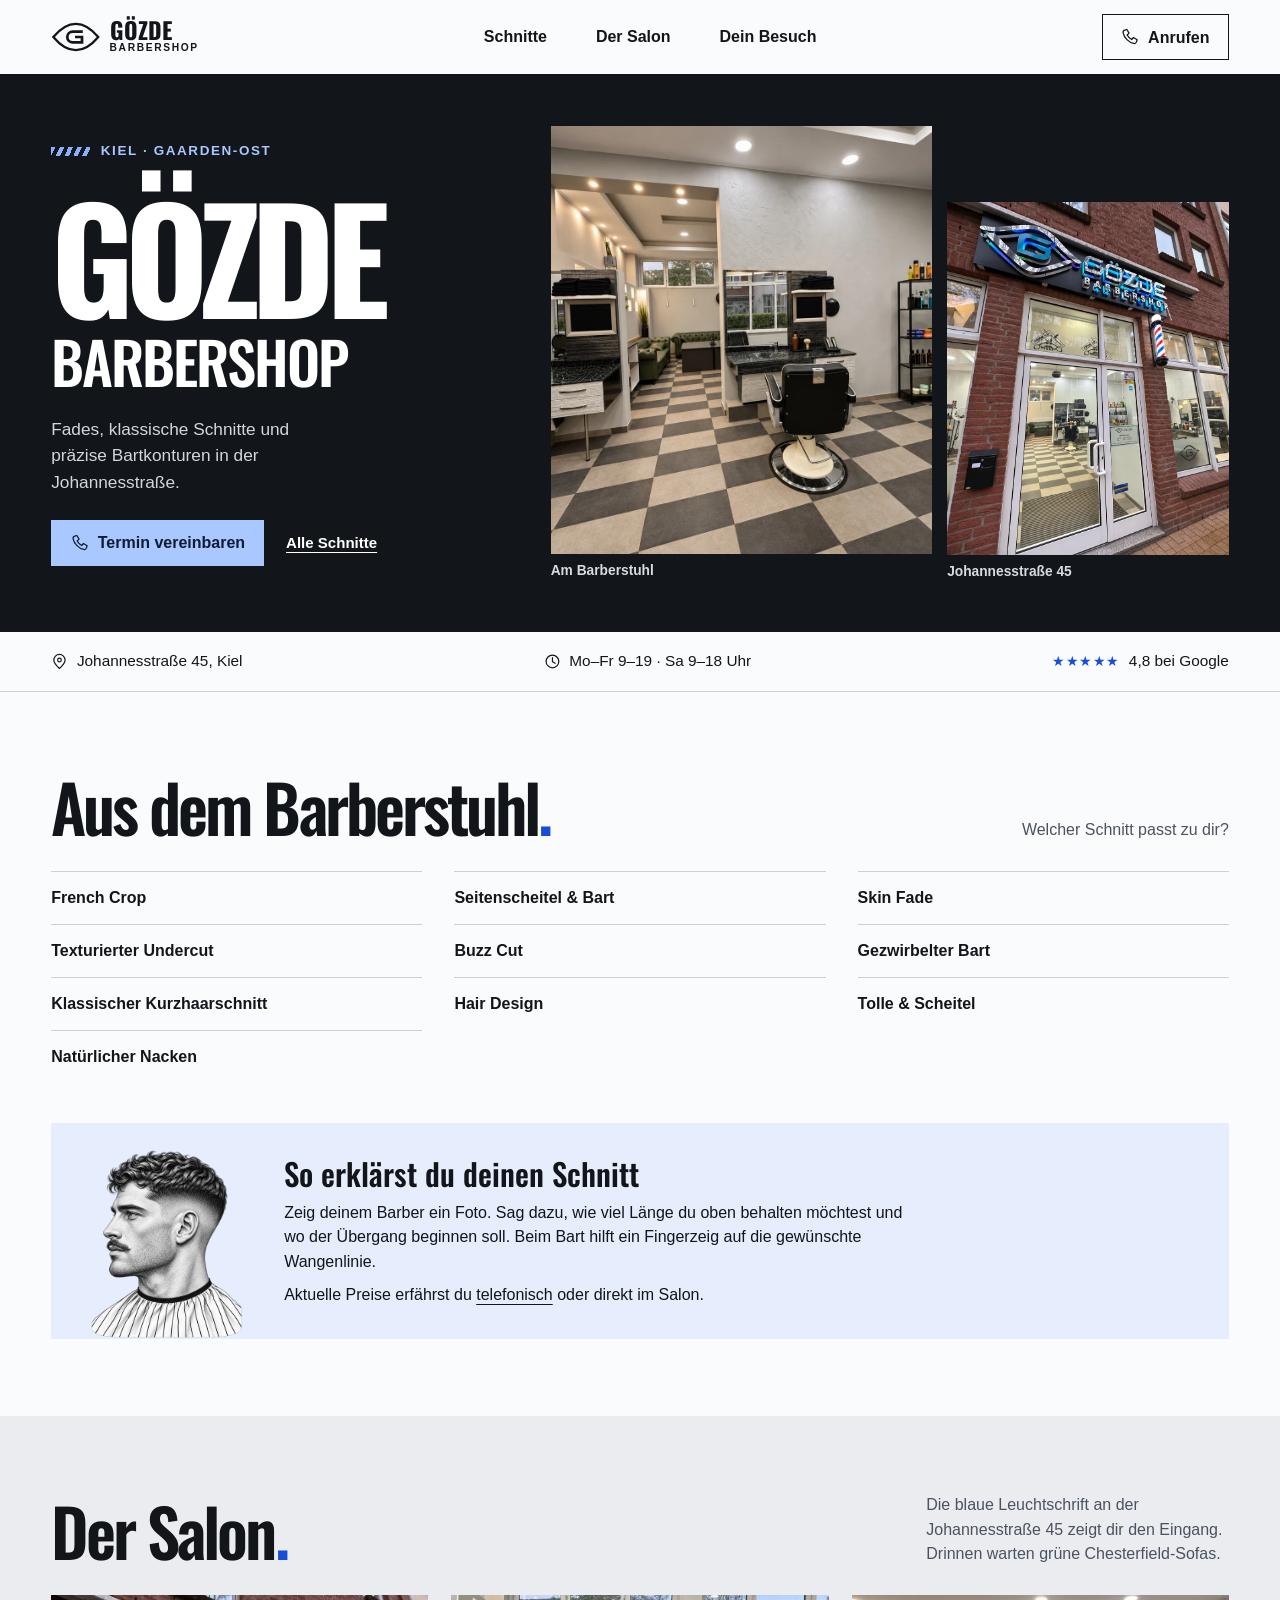
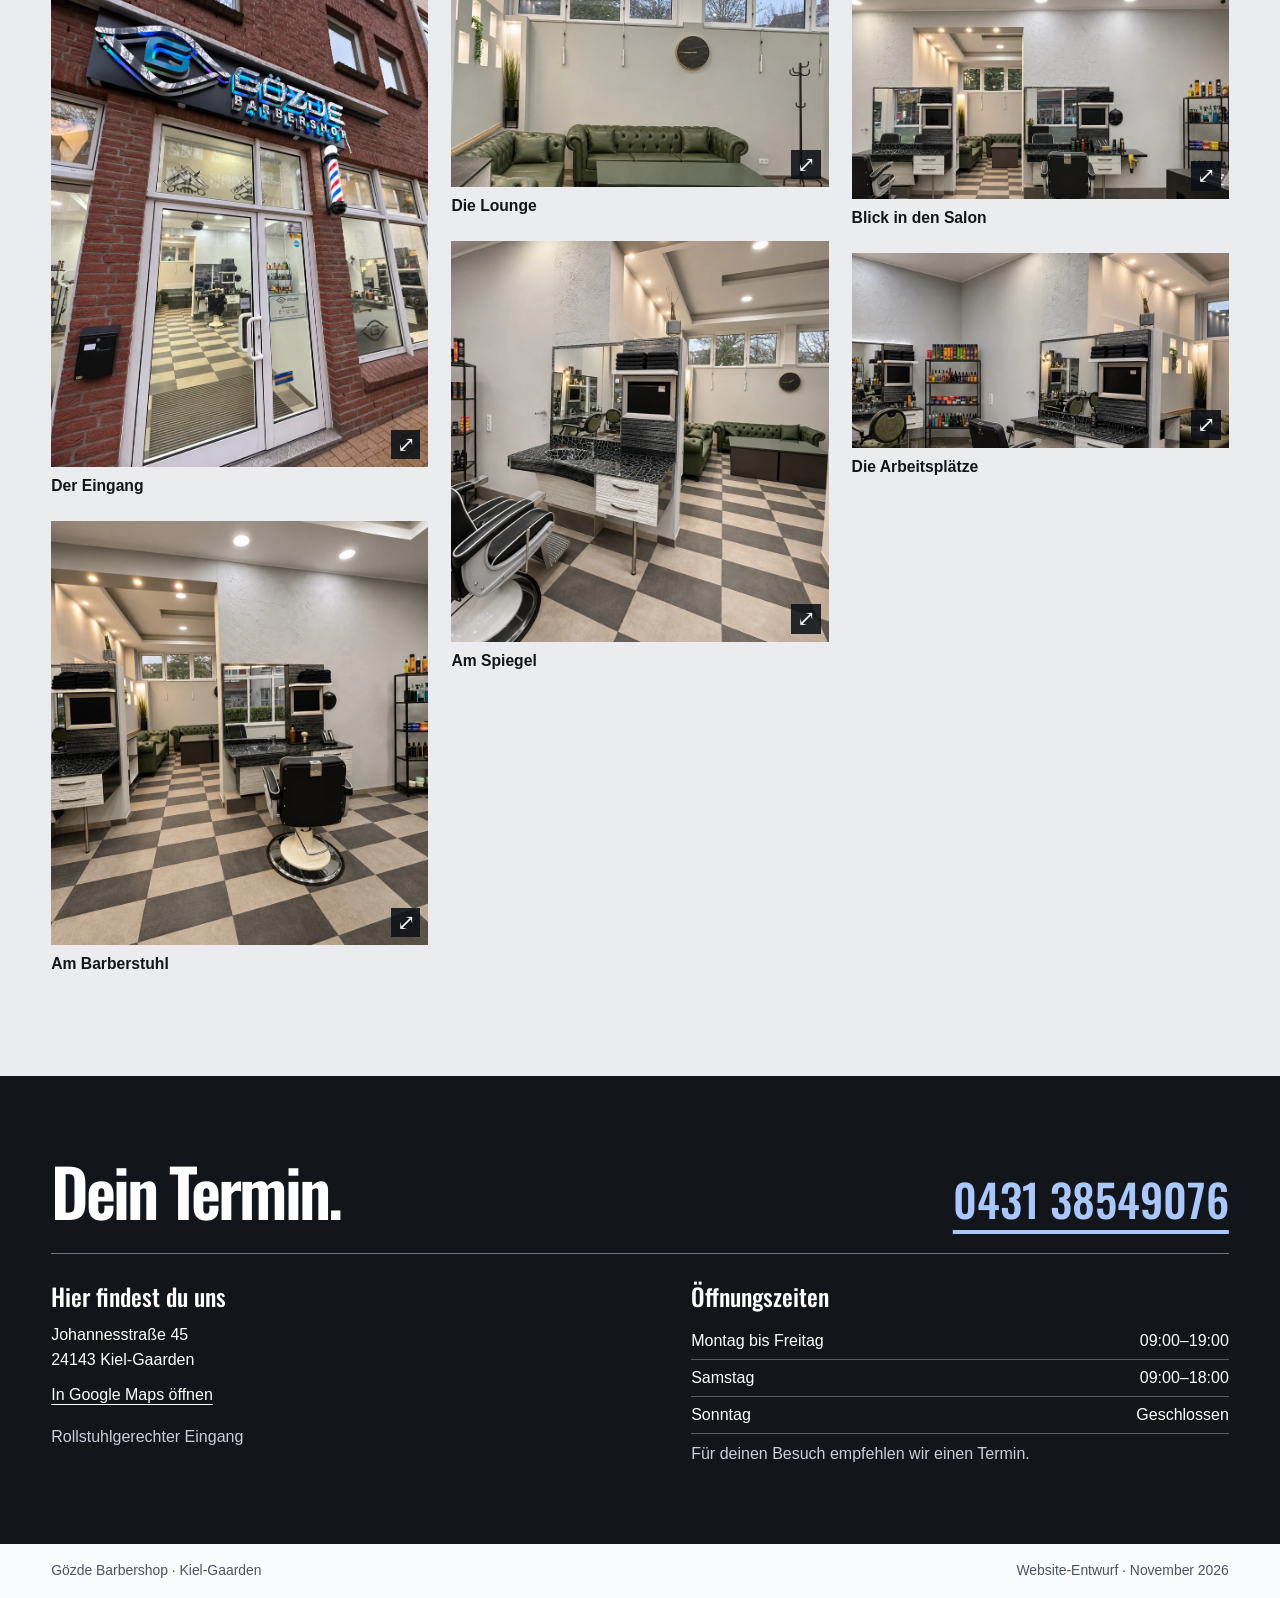
<file: goezde-barbershop/v2/index.html>
<!doctype html>
<html lang="de">
<head>
  <meta charset="utf-8">
  <meta name="viewport" content="width=device-width,initial-scale=1">
  <meta name="robots" content="noindex, nofollow">
  <meta name="theme-color" content="#12151a">
  <meta name="description" content="Gözde Barbershop in Kiel-Gaarden. Fades, klassische Haarschnitte und Bartkonturen in der Johannesstraße 45. Termine unter 0431 38549076.">
  <title>Gözde Barbershop · Kiel-Gaarden</title>
  <link rel="stylesheet" href="fotobuch-v2.css">
  <style>
    .cut-list {list-style:none;padding:0;margin:0;display:grid;grid-template-columns:repeat(auto-fit,minmax(min(100%,17rem),1fr));column-gap:2rem}
    .cut-list li {border-top:1px solid var(--line);padding:.85rem 0;font-weight:600}
  </style>
</head>
<body>
  <a class="skip" href="#start">Zum Inhalt</a>
  <svg class="symbol-defs" xmlns="http://www.w3.org/2000/svg" aria-hidden="true">
    <symbol id="phone" viewBox="0 0 24 24"><path d="m5 3 3-1 3 5-2.6 2.5c1.7 3.1 3.1 4.6 6.2 6.2L17 13l5 3-1 3c-.5 1.7-2 2.5-3.7 2.1C10.8 19.9 4.1 13.2 2.9 6.7 2.6 5 3.3 3.5 5 3Z"/></symbol>
    <symbol id="pin" viewBox="0 0 24 24"><path d="M20 10c0 5-8 12-8 12S4 15 4 10a8 8 0 1 1 16 0Z"/><circle cx="12" cy="10" r="2.6"/></symbol>
    <symbol id="clock" viewBox="0 0 24 24"><circle cx="12" cy="12" r="9"/><path d="M12 6.6v5.7l3.8 2.3"/></symbol>
  </svg>
  <header class="mast wrap">
    <a class="brand" href="#start" aria-label="Gözde Barbershop, Startseite">
      <svg viewBox="0 0 64 40" aria-hidden="true"><path d="M3 20C13 8 23 3 32 3s19 5 29 17C51 32 41 37 32 37S13 32 3 20Z" stroke-width="3"/><path d="M41 13H28a7 7 0 0 0 0 14h12v-7h-9" stroke-width="3.5"/></svg>
      <span class="brand-name">Gözde<small>Barbershop</small></span>
    </a>
    <nav aria-label="Hauptnavigation"><a href="#schnitte">Schnitte</a><a href="#salon">Der Salon</a><a href="#besuch">Dein Besuch</a></nav>
    <a class="action" href="tel:+4943138549076"><svg class="icon" aria-hidden="true"><use href="#phone"/></svg>Anrufen</a>
  </header>
  <main id="start">
    <section class="hero" aria-labelledby="name">
      <div class="hero-layout wrap">
        <div class="hero-copy">
          <p class="kicker"><span class="stripe" aria-hidden="true"></span>Kiel · Gaarden-Ost</p>
          <h1 id="name">Gözde<span>Barbershop</span></h1>
          <p class="intro">Fades, klassische Schnitte und präzise Bartkonturen in der Johannesstraße.</p>
          <div class="actions"><a class="action primary" href="tel:+4943138549076"><svg class="icon" aria-hidden="true"><use href="#phone"/></svg>Termin vereinbaren</a><a class="text-link" href="#schnitte">Alle Schnitte</a></div>
        </div>
        <div class="hero-photos">
          <figure class="shot"><a href="#salon"><img src="img/fotobuch/platz-rechts.webp" width="900" height="1012" fetchpriority="high" alt="Barberstuhl im Gözde Barbershop"></a><figcaption>Am Barberstuhl</figcaption></figure>
          <figure class="shot"><a href="#salon"><img src="img/fotobuch/aussen.webp" width="839" height="1050" alt="Die Leuchtschrift an der Johannesstraße"></a><figcaption>Johannesstraße 45</figcaption></figure>
        </div>
      </div>
    </section>
    <div class="info-band">
      <div class="band-inner wrap">
        <a href="https://maps.app.goo.gl/9KV99X2SK7Gefa6M8"><svg class="icon" aria-hidden="true"><use href="#pin"/></svg>Johannesstraße 45, Kiel</a>
        <a href="#zeiten"><svg class="icon" aria-hidden="true"><use href="#clock"/></svg>Mo–Fr 9–19 · Sa 9–18 Uhr</a>
        <a href="https://maps.app.goo.gl/9KV99X2SK7Gefa6M8" aria-label="4,8 von 5 bei Google, Stand November 2026. Bewertungen ansehen."><span aria-hidden="true" class="stars">★★★★★</span>4,8 bei Google</a>
      </div>
    </div>
    <section class="section wrap" id="schnitte" aria-labelledby="schnitt-title">
      <div class="chapter-head"><h2 class="section-title" id="schnitt-title">Aus dem Barberstuhl<span>.</span></h2>
        <p>Welcher Schnitt passt zu dir?</p></div>
      <ul class="cut-list">
        <li>French Crop</li>
        <li>Seitenscheitel &amp; Bart</li>
        <li>Skin Fade</li>
        <li>Texturierter Undercut</li>
        <li>Buzz Cut</li>
        <li>Gezwirbelter Bart</li>
        <li>Klassischer Kurzhaarschnitt</li>
        <li>Hair Design</li>
        <li>Tolle &amp; Scheitel</li>
        <li>Natürlicher Nacken</li>
      </ul>
      <aside class="consult" aria-labelledby="beratung"><img src="img/schnittbuch/gravur-transparent.webp" alt="" loading="lazy" width="400" height="500"><div>
        <h3 id="beratung">So erklärst du deinen Schnitt</h3>
        <p>Zeig deinem Barber ein Foto. Sag dazu, wie viel Länge du oben behalten möchtest und wo der Übergang beginnen soll. Beim Bart hilft ein Fingerzeig auf die gewünschte Wangenlinie.</p>
        <p>Aktuelle Preise erfährst du <a href="tel:+4943138549076">telefonisch</a> oder direkt im Salon.</p></div></aside>
    </section>
    <section class="section salon" id="salon" aria-labelledby="salon-title">
      <div class="wrap"><div class="chapter-head"><h2 class="section-title" id="salon-title">Der Salon<span>.</span></h2><p>Die blaue Leuchtschrift an der Johannesstraße 45 zeigt dir den Eingang. Drinnen warten grüne Chesterfield-Sofas.</p></div>
        <div class="rooms"><figure class="shot"><a class="photo-link" href="../assets/aussen.jpg" data-group="salon" aria-label="Der Eingang – Foto vergrößern"><img src="img/fotobuch/aussen.webp" width="839" height="1050" loading="lazy" decoding="async" alt="Die Gözde-Leuchtschrift und der Eingang an der Johannesstraße."><span class="zoom" aria-hidden="true">⤢</span></a><figcaption>Der Eingang</figcaption></figure>
<figure class="shot"><a class="photo-link" href="../assets/platz-rechts.jpg" data-group="salon" aria-label="Am Barberstuhl – Foto vergrößern"><img src="img/fotobuch/platz-rechts.webp" width="900" height="1012" loading="lazy" decoding="async" alt="Schwarzer Barberstuhl vor den Spiegeln und dem Schachbrettboden."><span class="zoom" aria-hidden="true">⤢</span></a><figcaption>Am Barberstuhl</figcaption></figure>
<figure class="shot"><a class="photo-link" href="../assets/lounge.jpg" data-group="salon" aria-label="Die Lounge – Foto vergrößern"><img src="img/fotobuch/lounge.webp" width="900" height="459" loading="lazy" decoding="async" alt="Grüne Chesterfield-Sofas am Fenster."><span class="zoom" aria-hidden="true">⤢</span></a><figcaption>Die Lounge</figcaption></figure>
<figure class="shot"><a class="photo-link" href="../assets/platz-detail.jpg" data-group="salon" aria-label="Am Spiegel – Foto vergrößern"><img src="img/fotobuch/platz-detail.webp" width="900" height="956" loading="lazy" decoding="async" alt="Bedienplatz mit Spiegel, Waschbecken und Werkzeug."><span class="zoom" aria-hidden="true">⤢</span></a><figcaption>Am Spiegel</figcaption></figure>
<figure class="shot"><a class="photo-link" href="../assets/salon-uebersicht.jpg" data-group="salon" aria-label="Blick in den Salon – Foto vergrößern"><img src="img/fotobuch/salon-uebersicht.webp" width="900" height="486" loading="lazy" decoding="async" alt="Die beiden Plätze und der Blick durch den Salon."><span class="zoom" aria-hidden="true">⤢</span></a><figcaption>Blick in den Salon</figcaption></figure>
<figure class="shot"><a class="photo-link" href="../assets/salon-stuehle.jpg" data-group="salon" aria-label="Die Arbeitsplätze – Foto vergrößern"><img src="img/fotobuch/salon-stuehle.webp" width="900" height="466" loading="lazy" decoding="async" alt="Die Arbeitsplätze von der Seite mit Blick auf Spiegel und Produkte."><span class="zoom" aria-hidden="true">⤢</span></a><figcaption>Die Arbeitsplätze</figcaption></figure></div>
      </div>
    </section>
    <section class="contact section" id="besuch" aria-labelledby="besuch-title">
      <div class="wrap">
        <div class="contact-top"><h2 class="section-title" id="besuch-title">Dein <em>Termin.</em></h2><a href="tel:+4943138549076">0431 38549076</a></div>
        <div class="contact-grid">
          <div><h3>Hier findest du uns</h3><address>Johannesstraße 45<br>24143 Kiel-Gaarden</address><a href="https://maps.app.goo.gl/9KV99X2SK7Gefa6M8">In Google Maps öffnen</a><p class="access">Rollstuhlgerechter Eingang</p></div>
          <div id="zeiten"><h3>Öffnungszeiten</h3><dl class="hours"><div><dt>Montag bis Freitag</dt><dd>09:00–19:00</dd></div><div><dt>Samstag</dt><dd>09:00–18:00</dd></div><div><dt>Sonntag</dt><dd>Geschlossen</dd></div></dl><p class="access">Für deinen Besuch empfehlen wir einen Termin.</p></div>
        </div>
      </div>
    </section>
  </main>
  <footer class="wrap"><span>Gözde Barbershop · Kiel-Gaarden</span><span>Website-Entwurf · November 2026</span></footer>
  <dialog class="viewer" aria-label="Fotoansicht">
    <button class="close-view" type="button" aria-label="Fotoansicht schließen" autofocus>Schließen ×</button>
    <img class="full-photo" alt="">
    <div class="viewer-controls">
      <button type="button" data-step="-1" aria-label="Vorheriges Foto">‹</button>
      <span class="viewer-title" aria-live="polite"></span>
      <button type="button" data-step="1" aria-label="Nächstes Foto">›</button>
    </div>
  </dialog>
  <script>
    const viewer = document.querySelector('.viewer');
    const fullPhoto = viewer.querySelector('.full-photo');
    const title = viewer.querySelector('.viewer-title');
    let photos = [];
    let index = 0;

    function showPhoto(step) {
      index = (index + step + photos.length) % photos.length;
      const link = photos[index];
      fullPhoto.src = link.href;
      fullPhoto.alt = link.querySelector('img').alt;
      title.textContent = link.closest('figure').querySelector('figcaption').textContent;
    }

    document.querySelectorAll('.photo-link').forEach(link => {
      link.addEventListener('click', event => {
        if (!viewer.showModal || event.ctrlKey || event.metaKey || event.shiftKey || event.altKey) return;
        event.preventDefault();
        photos = [...document.querySelectorAll('.photo-link')].filter(item => item.dataset.group === link.dataset.group);
        index = photos.indexOf(link);
        showPhoto(0);
        viewer.showModal();
      });
    });
    viewer.querySelector('.close-view').addEventListener('click', () => viewer.close());
    viewer.querySelectorAll('[data-step]').forEach(button => {
      button.addEventListener('click', () => showPhoto(Number(button.dataset.step)));
    });
    viewer.addEventListener('keydown', event => {
      if (event.key !== 'ArrowLeft' && event.key !== 'ArrowRight') return;
      event.preventDefault();
      showPhoto(event.key === 'ArrowLeft' ? -1 : 1);
    });
  </script>
</body>
</html>
</file>
<file: goezde-barbershop/v2/fotobuch-v2.css>
@font-face { font-family: Oswald; src: url("fonts/oswald/Oswald.ttf") format("truetype"); font-weight: 200 700; font-display: swap; }
:root {
  --ink:#12151a; --muted:#4b5260; --white:#fafbfc; --line:#cbd0d6; --blue:#174dd8; --ice:#a9c8ff;
  --display:Oswald,"Arial Narrow",sans-serif;
}
* {box-sizing:border-box}
html {scroll-behavior:smooth}
body {margin:0;background:var(--white);color:var(--ink);font:1rem/1.55 "Helvetica Neue",Arial,sans-serif}
figure,h1,h2,h3,p,dl,dd {margin:0}
button {font:inherit;cursor:pointer}
a {color:inherit;text-underline-offset:.25em}
a:focus-visible,button:focus-visible {outline:3px solid currentColor;outline-offset:4px}
img {display:block;max-width:100%;height:auto}
.wrap {width:min(87rem,calc(100% - clamp(2.2rem,8vw,9rem)));margin-inline:auto}
.skip {position:fixed;left:1rem;top:1rem;z-index:5;padding:.6rem;background:white;transform:translateY(-150%)}
.skip:focus {transform:none}
.symbol-defs {width:0;height:0;position:absolute;overflow:hidden}
.icon {width:1.1em;height:1.1em;fill:none;stroke:currentColor;stroke-width:1.7;stroke-linecap:round;stroke-linejoin:round;flex:none}
.mast,nav,.brand,.action,.actions,.kicker,.band-inner,.band-inner a,.chapter-head,.contact-top,footer {display:flex;align-items:center}
.mast {justify-content:space-between;padding-block:.9rem;gap:1rem}
.brand {gap:.55rem;text-decoration:none}
.brand svg {width:3.1rem;height:2.25rem;fill:none;stroke:currentColor}
.brand-name {display:grid;font:700 1.45rem/.95 var(--display);text-transform:uppercase}
.brand-name small {font:700 .64rem/1.4 Arial,sans-serif;letter-spacing:.16em}
nav {gap:clamp(1rem,3.5vw,3rem)}
nav a,.text-link {text-decoration:none;font-weight:650}
nav a {padding:.65rem .13rem}
nav a:hover,.text-link:hover {text-decoration:underline}
.action {display:inline-flex;justify-content:center;gap:.6rem;padding:.7rem 1.15rem;min-height:2.85rem;border:1px solid currentColor;font-weight:650;text-decoration:none;line-height:1.2}
.mast .action:hover {background:var(--ink);color:white}
.hero,.contact {background:var(--ink);color:white}
.hero-layout {display:grid;grid-template-columns:.85fr 1.25fr;gap:clamp(1.5rem,3vw,3.3rem);align-items:center;padding-block:clamp(2.5rem,4vw,4.6rem)}
.kicker {gap:.7rem;color:var(--ice);font-size:.84rem;font-weight:700;letter-spacing:.12em;text-transform:uppercase}
.stripe {width:2.4rem;height:.56rem;background:repeating-linear-gradient(115deg,#89afff 0 4px,transparent 4px 8px)}
h1 {font:700 clamp(6rem,11.15vw,11.5rem)/1.04 var(--display);text-transform:uppercase;letter-spacing:-.065em;margin:1.2rem 0 1.4rem}
h1 span {display:block;font:550 clamp(2.4rem,4.55vw,4.6rem)/1.1 var(--display);letter-spacing:-.035em}
.intro {font-size:clamp(1.05rem,1.35vw,1.25rem);color:#d2d7de;max-width:31ch}
.actions {gap:1.35rem;flex-wrap:wrap;margin-top:1.5rem}
.primary {background:var(--ice);border-color:var(--ice);color:#101c34}
.primary:hover {background:white;border-color:white}
.text-link {font-size:.94rem;text-decoration:underline}
.hero-photos {display:grid;grid-template-columns:1.15fr .85fr;gap:clamp(.55rem,1.2vw,1.2rem);align-items:end}
.shot {min-width:0}
.photo-link {display:block;position:relative;cursor:zoom-in}
.photo-link img {width:100%;background:#d5d5d3}
.zoom {position:absolute;right:.5rem;bottom:.5rem;display:grid;place-items:center;width:1.85rem;height:1.85rem;background:rgb(10 14 21 / .86);color:white;font:1.35rem/1 Arial,sans-serif}
.photo-link:hover .zoom,.photo-link:focus-visible .zoom {background:var(--blue)}
figcaption {margin-top:.5rem;font-weight:650;font-size:.98rem;line-height:1.35}
.hero-photos figcaption {color:#d6dce4;font-size:.86rem}
.hero-photos .shot:first-child {align-self:start}
.hero-photos .shot:last-child {margin-top:26%;margin-bottom:-.05rem}
.info-band {border-bottom:1px solid var(--line)}
.band-inner {justify-content:space-between;gap:.75rem 1.4rem;flex-wrap:wrap;padding-block:1.1rem}
.band-inner a {gap:.55rem;text-decoration:none;font-size:.96rem}
.band-inner a:hover {text-decoration:underline}
.stars {letter-spacing:.04em;color:var(--blue);font-size:.86rem}
.section {padding-block:clamp(3.2rem,6vw,6rem)}
.chapter-head,.contact-top {justify-content:space-between;gap:1rem 2rem;align-items:end;margin-bottom:1.75rem}
.section-title {font:580 clamp(2.7rem,5.15vw,5rem)/1.13 var(--display);letter-spacing:-.045em}
.section-title span {color:var(--blue)}
.section-title em {font-style:normal}
.chapter-head p {max-width:34ch;color:var(--muted)}
.portfolio {display:grid;grid-template-columns:repeat(4,minmax(0,1fr));gap:1.7rem clamp(.8rem,1.6vw,1.65rem)}
.consult {background:#e6edfc;display:flex;align-items:center;gap:clamp(1rem,3.2vw,3.5rem);margin-top:2.5rem;padding:1.5rem clamp(1rem,3vw,3rem) 0;overflow:hidden}
.consult img {width:clamp(5rem,12vw,10rem);height:auto;align-self:end;flex:none}
.consult div {padding-bottom:1.45rem;max-width:70ch}
.consult h3 {font:550 clamp(1.6rem,2.4vw,2.2rem)/1.22 var(--display);margin-bottom:.5rem}
.consult p+p {margin-top:.5rem}
.salon {background:#eaecef}
.rooms {columns:3;column-gap:clamp(.85rem,1.8vw,1.75rem)}
.rooms figure {display:inline-block;width:100%;vertical-align:top;margin-bottom:1.55rem;break-inside:avoid}
.contact-top {padding-bottom:1.6rem;border-bottom:1px solid #727883}
.contact-top a {font:500 clamp(1.65rem,3.5vw,3.3rem)/1.2 var(--display);color:var(--ice)}
.contact-grid {display:grid;grid-template-columns:1fr 1fr;gap:clamp(2rem,8vw,8rem)}
.contact h3 {font:500 1.5rem/1.2 var(--display);margin-bottom:.8rem}
address {font-style:normal}
.contact address+a {display:inline-flex;align-items:center;min-height:2.75rem}
.hours>div {display:flex;justify-content:space-between;gap:1rem;border-bottom:1px solid #585c65;padding:.35rem 0}
.access {color:#c9cfda;margin-top:.5rem}
footer {justify-content:space-between;gap:.8rem;flex-wrap:wrap;padding-block:1rem;font-size:.87rem;color:var(--muted)}
.viewer {width:min(95vw,70rem);height:min(95dvh,65rem);max-width:none;max-height:none;border:0;padding:.8rem;background:#111419;color:white}
.viewer[open] {display:grid;grid-template-rows:auto minmax(0,1fr) auto;gap:.55rem}
.viewer::backdrop {background:#07090cec}
body:has(.viewer[open]) {overflow:hidden}
.full-photo {width:100%;height:100%;object-fit:contain;min-height:0}
.viewer button {border:1px solid #8590a0;color:white;background:#222831;min-height:2.75rem;padding:.3rem .8rem}
.viewer button:hover {background:#304567}
.close-view {justify-self:end}
.viewer-controls {display:flex;justify-content:center;align-items:center;gap:1rem}
.viewer-controls button {font-size:1.5rem;min-width:2.85rem}
.viewer-title {text-align:center}
[id] {scroll-margin-top:.8rem}
@media(max-width:850px) {
  .hero-layout {grid-template-columns:.85fr 1.1fr;gap:1rem}
  .hero-photos {grid-template-columns:1fr .75fr}
  .portfolio {grid-template-columns:repeat(3,minmax(0,1fr))}
  .rooms {columns:2}
  .band-inner {justify-content:center}
}
@media(max-width:660px) {
  .mast {flex-wrap:wrap;padding:.75rem 0 0;gap:.4rem}
  nav {order:3;border-top:1px solid var(--line);width:100%;justify-content:space-between;margin-top:.3rem}
  .hero-layout {grid-template-columns:1fr;padding:1.65rem 0 1.45rem;gap:1.45rem}
  .hero-photos {grid-template-columns:1.05fr .95fr;gap:.75rem}
  .hero-photos .shot:last-child {margin-top:0}
  h1 {font-size:clamp(5.3rem,17vw,7rem);margin:.75rem 0}
  h1 span {font-size:clamp(2.45rem,7.8vw,3.3rem)}
  .intro {max-width:45ch}
  .actions {margin-top:1rem}
  .band-inner {justify-content:start;gap:.5rem 1.2rem;padding-block:.8rem}
  .chapter-head,.contact-top {flex-direction:column;align-items:start}
  .portfolio {grid-template-columns:repeat(2,minmax(0,1fr));row-gap:1.1rem}
  .chapter-head p {max-width:43ch}
  .contact-grid {grid-template-columns:1fr;gap:1.8rem}
  .consult {padding-left:.6rem;gap:.7rem}
  .rooms {column-gap:.8rem}
  .rooms figure {margin-bottom:1rem}
  .shot figcaption {font-size:.91rem}
}
@media(prefers-reduced-motion:reduce) {html {scroll-behavior:auto}}
</file>
